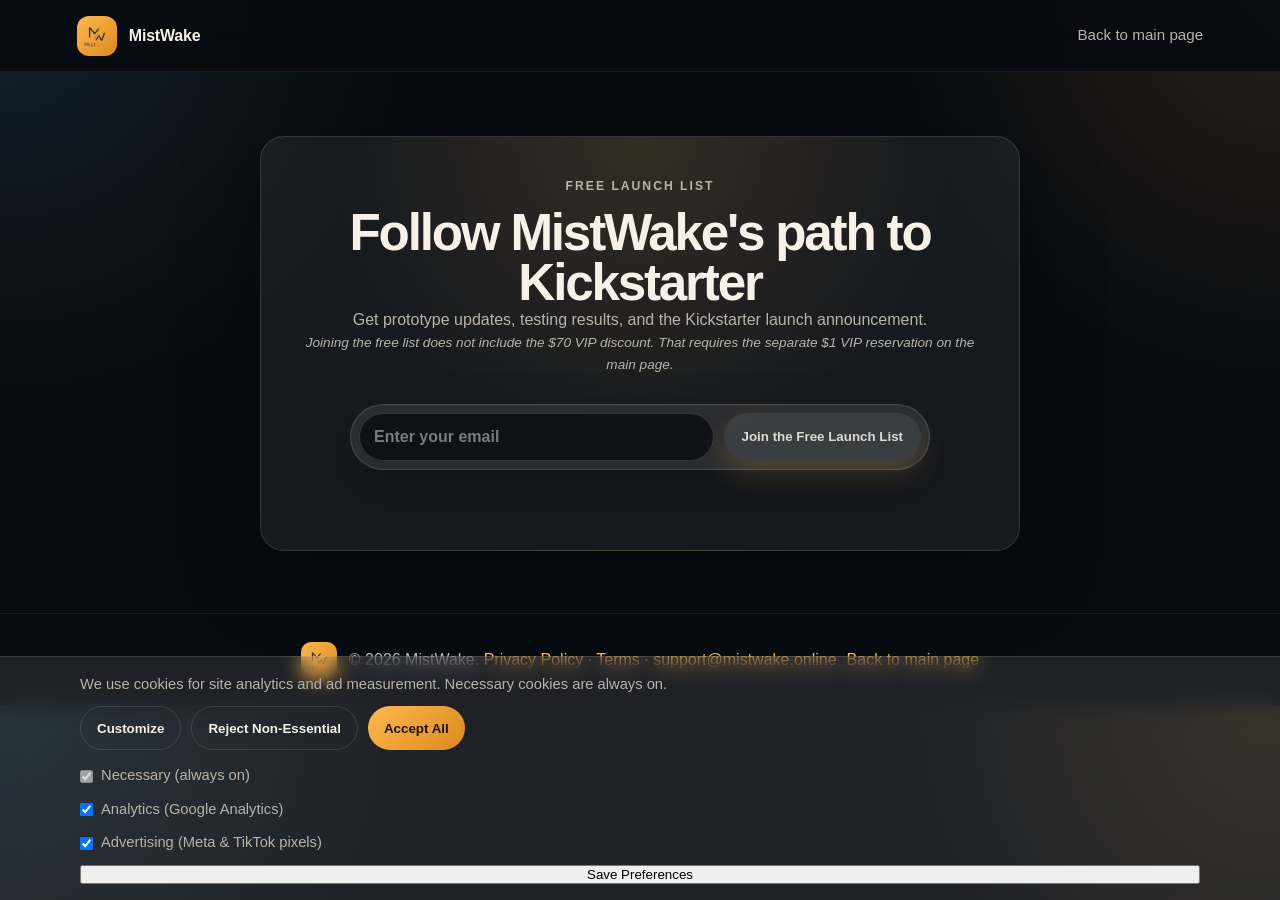
<file: launch-list/index.html>
<!DOCTYPE html>
<html lang="en">
<head>
  <meta charset="UTF-8" />
  <meta name="viewport" content="width=device-width, initial-scale=1.0" />
  <title>MistWake | Follow MistWake's Path to Kickstarter</title>
  <meta name="description" content="Get prototype updates, testing results, and the Kickstarter launch announcement for MistWake — a bedside alarm that begins with sound and can add an optional fine-mist cue." />
  <link rel="canonical" href="https://mistwake.online/launch-list/" />
  <link rel="icon" type="image/png" href="../assets/mistwake-logo.png.png" />
  <link rel="apple-touch-icon" href="../assets/mistwake-logo.png.png" />
  <link rel="stylesheet" href="../styles.css?v=53" />
  <link rel="stylesheet" href="../visual.css?v=53" />
  <link rel="stylesheet" href="../landing-fixes.css?v=53" />
</head>
<body>
  <header class="navbar">
    <a class="logo" href="../" aria-label="MistWake home">
      <img class="logo-img" src="../assets/mistwake-logo.png.png" alt="MistWake logo" />
      <span>MistWake</span>
    </a>
    <nav class="nav-links" aria-label="Primary navigation">
      <a href="../">Back to main page</a>
    </nav>
  </header>

  <main id="top">
    <section class="section signup-section" id="free-list-section" style="padding-top:64px;">
      <div class="signup-card">
        <p class="eyebrow">Free Launch List</p>
        <h2>Follow MistWake's path to Kickstarter</h2>
        <p>Get prototype updates, testing results, and the Kickstarter launch announcement.</p>
        <p class="qualifier-note">Joining the free list does not include the $70 VIP discount. That requires the separate $1 VIP reservation on the <a href="../#offer">main page</a>.</p>
        <form class="waitlist-form waitlist-inline-form" onsubmit="return handleWaitlistSubmit(event)">
          <input type="email" name="email" id="email" placeholder="Enter your email" required />
          <button type="submit">Join the Free Launch List</button>
        </form>
        <p id="form-message" aria-live="polite"></p>
      </div>
    </section>
  </main>

  <footer><div class="footer-brand"><img src="../assets/mistwake-logo.png.png" alt="MistWake logo" /><p>© 2026 MistWake. <a href="../privacy.html">Privacy Policy</a> · <a href="../terms.html">Terms</a> · <a href="mailto:support@mistwake.online">support@mistwake.online</a></p></div><a href="../">Back to main page</a></footer>
  <script src="../consent.js?v=53"></script>
  <script src="../script.js?v=53"></script>
</body>
</html>
</file>
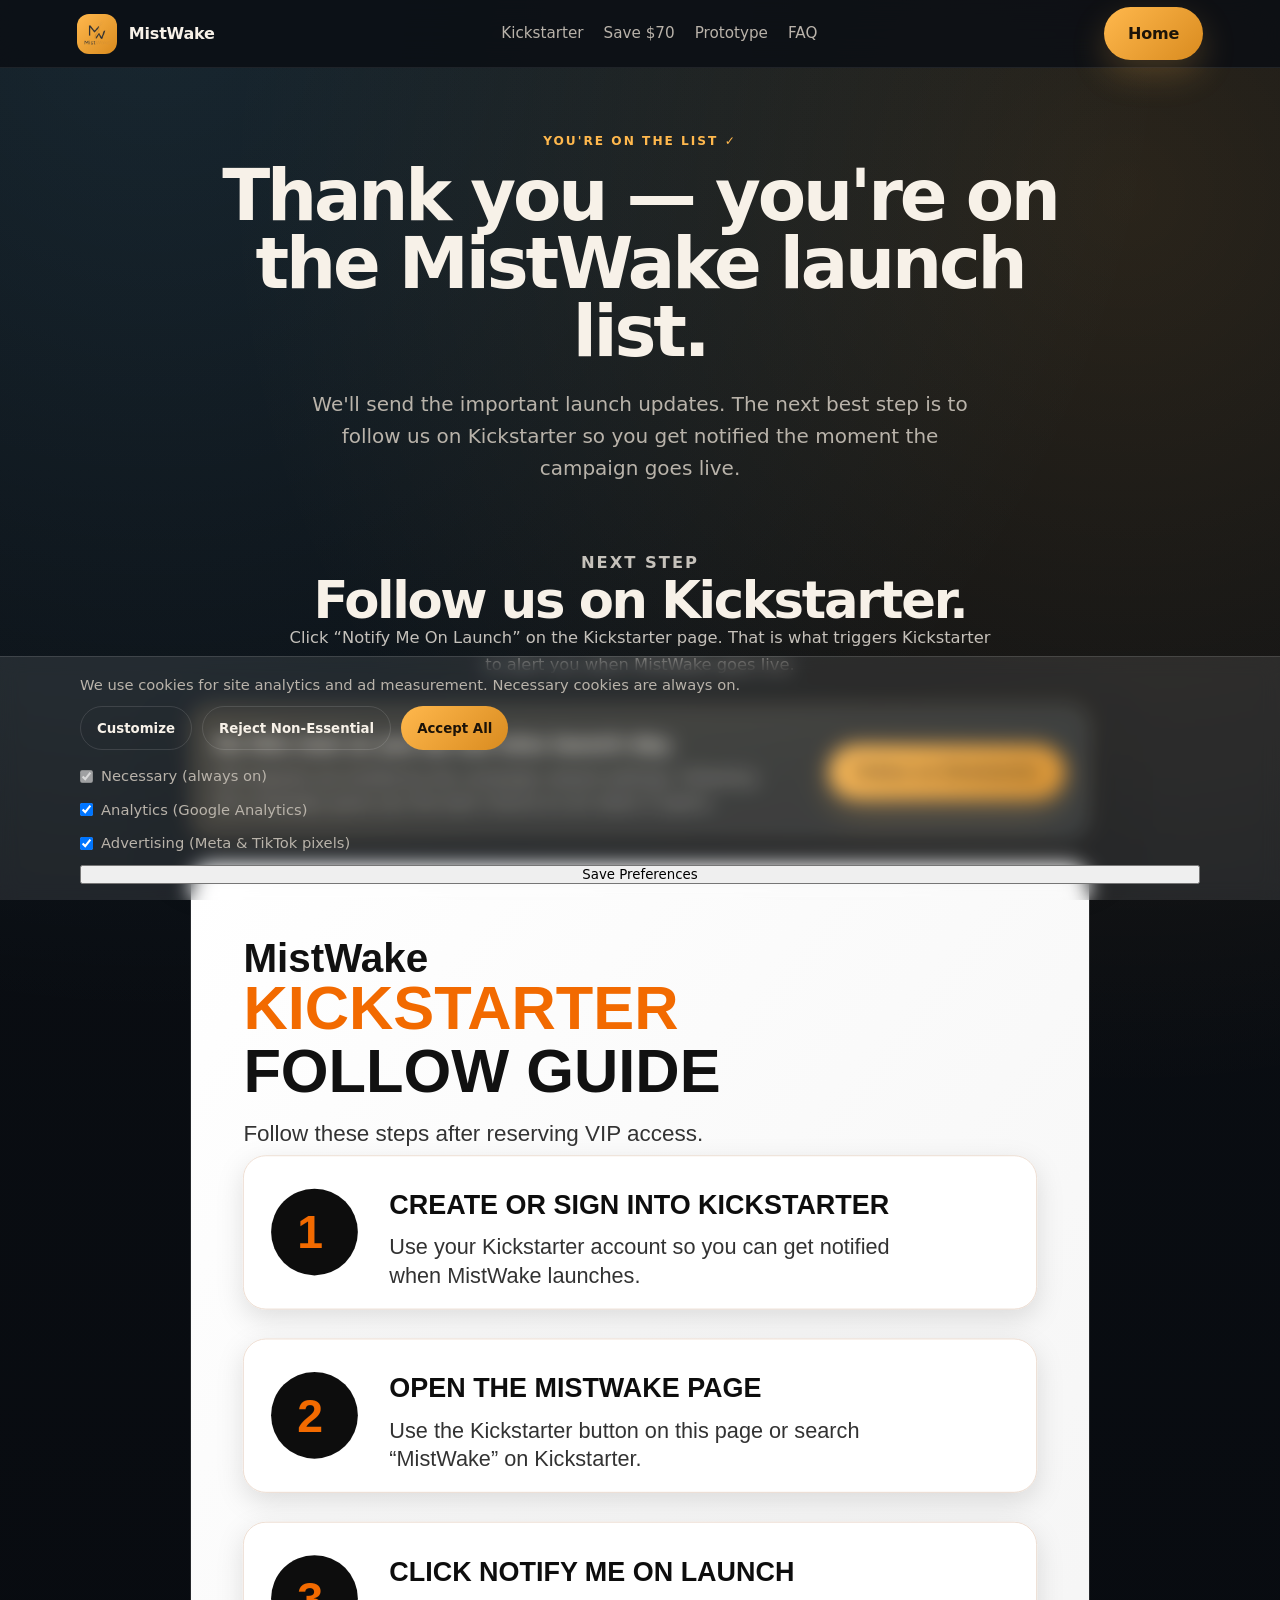
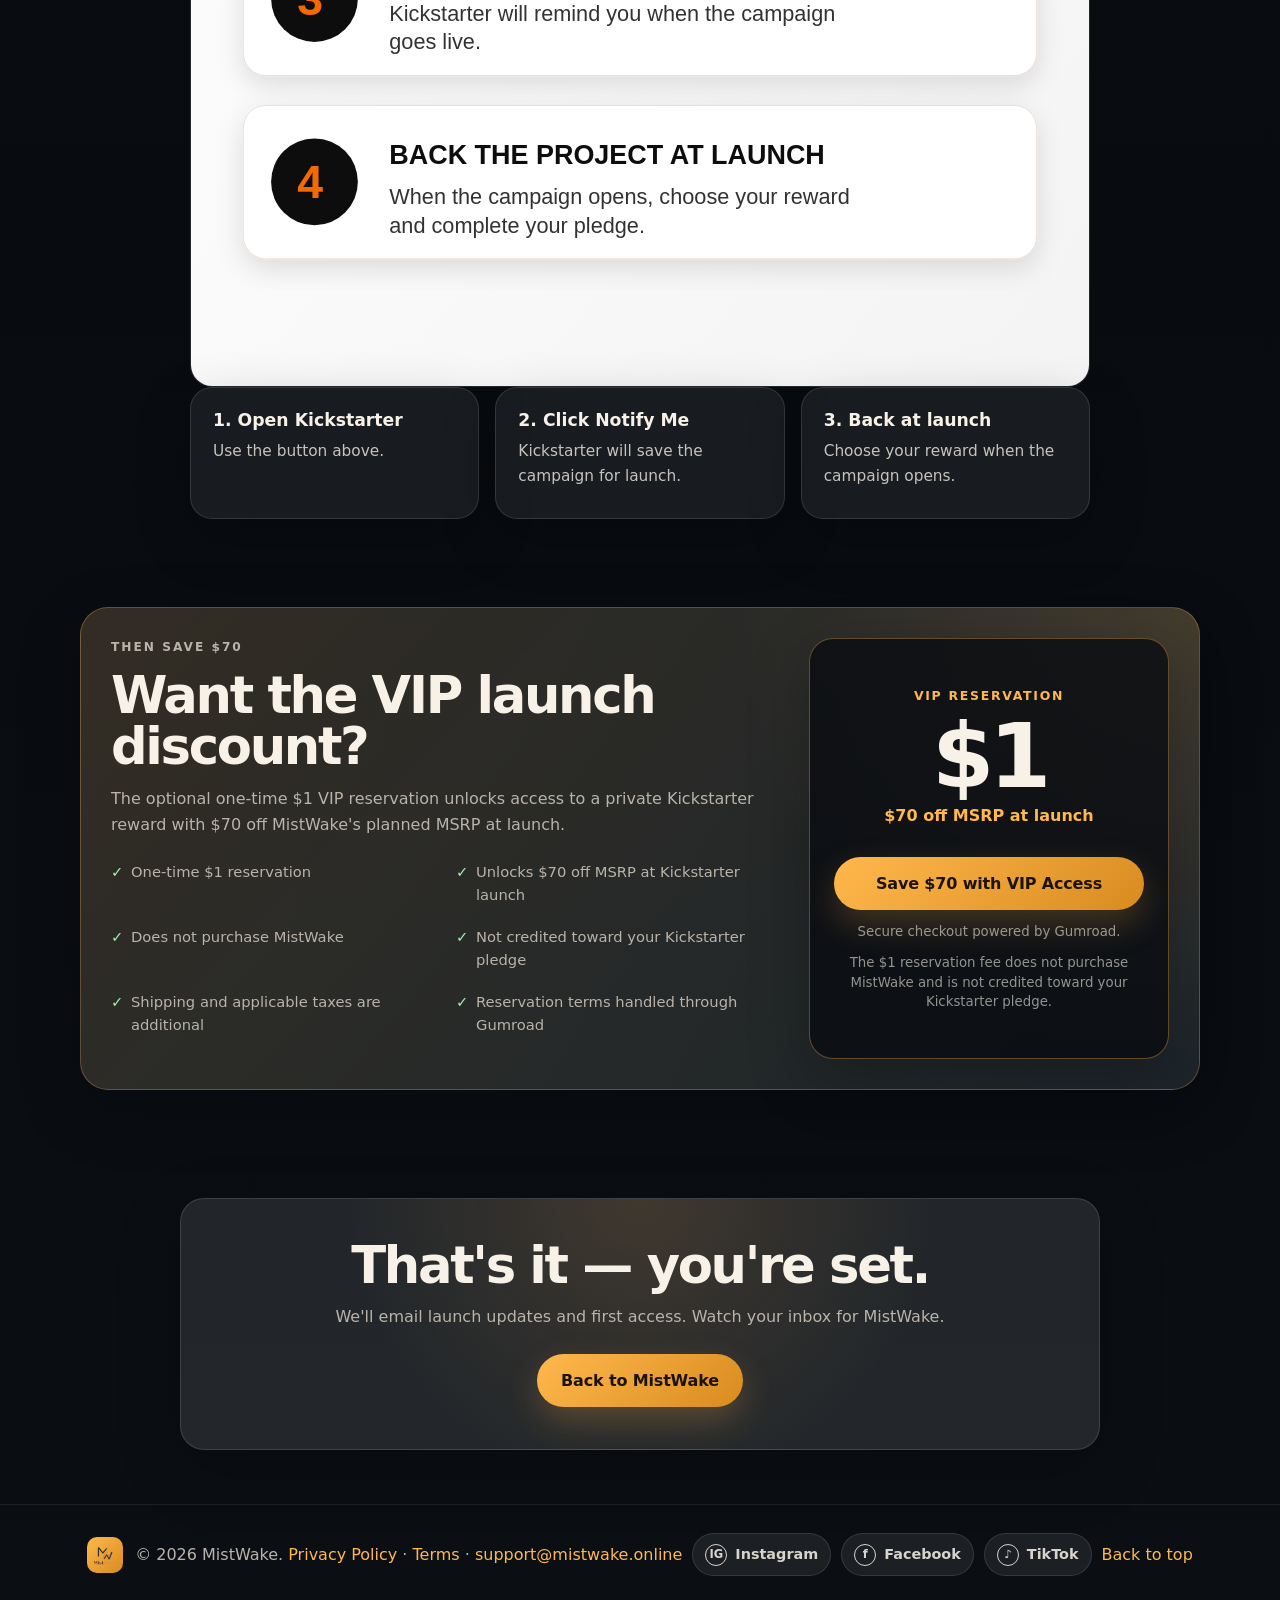
<file: thank-you/index.html>
<!DOCTYPE html>
<html lang="en">
<head>
  <meta charset="UTF-8" />
  <meta name="viewport" content="width=device-width, initial-scale=1.0" />
  <title>MistWake | Thank you</title>
  <meta name="description" content="Thank you for joining the MistWake launch list. Follow us on Kickstarter, then optionally save $70 with a $1 VIP reservation." />
  <meta name="robots" content="noindex" />
  <link rel="canonical" href="https://mistwake.online/thank-you/" />
  <meta property="og:title" content="MistWake | Thank you" />
  <meta property="og:description" content="You're on the MistWake launch list. Follow us on Kickstarter, then optionally save $70 at launch." />
  <meta property="og:image" content="https://mistwake.online/assets/real-prototype-handheld.webp" />
  <meta property="og:url" content="https://mistwake.online/thank-you/" />
  <meta property="og:type" content="website" />
  <link rel="icon" type="image/png" href="../assets/mistwake-logo.png.png" />
  <link rel="stylesheet" href="../styles.css?v=62" />
  <link rel="stylesheet" href="../visual.css?v=62" />
  <link rel="stylesheet" href="../landing-fixes.css?v=62" />
  <link rel="stylesheet" href="../refresh.css?v=62" />
  <link rel="stylesheet" href="../media-refresh.css?v=62" />
</head>
<body class="thank-you-page">
  <header class="navbar">
    <a class="logo" href="../" aria-label="MistWake home"><img class="logo-img" src="../assets/mistwake-logo.png.png" alt="MistWake logo" /><span>MistWake</span></a>
    <nav class="nav-links" aria-label="Primary navigation"><a href="#kickstarter">Kickstarter</a><a href="#reserve">Save $70</a><a href="../#prototype-video">Prototype</a><a href="../#faq">FAQ</a></nav>
    <a class="nav-cta" href="../">Home</a>
  </header>

  <main id="top">
    <section class="hero-section thank-hero" aria-label="Launch list confirmation">
      <div class="hero-shell hero-shell-text-only">
        <div class="hero-copy">
          <p class="eyebrow">You're on the list ✓</p>
          <h1>Thank you — you're on the MistWake launch list.</h1>
          <p class="hero-subtitle">We'll send the important launch updates. The next best step is to follow us on Kickstarter so you get notified the moment the campaign goes live.</p>
        </div>
      </div>
    </section>

    <section class="section kickstarter-thank-section" id="kickstarter">
      <div class="section-header centered">
        <p class="eyebrow">Next step</p>
        <h2>Follow us on Kickstarter.</h2>
        <p>Click “Notify Me On Launch” on the Kickstarter page. That is what triggers Kickstarter to alert you when MistWake goes live.</p>
      </div>
      <div class="kickstarter-card">
        <div>
          <strong>Do this now so you do not miss launch day.</strong>
          <p>VIP rewards are limited by the campaign reward settings. Following the campaign gives you the best chance to act when it opens.</p>
        </div>
        <a class="primary-btn kickstarter-follow-link" href="https://www.kickstarter.com/projects/mistwake/mistwake-a-sound-mist-alarm-clock" target="_blank" rel="noopener">Follow on Kickstarter</a>
      </div>
      <div class="thank-kickstarter-guide"><img src="../assets/kickstarter-follow-guide.svg?v=62" alt="Guide showing how to follow MistWake on Kickstarter" loading="lazy" /></div>
      <div class="thank-step-grid">
        <article class="human-mini-card"><strong>1. Open Kickstarter</strong><span>Use the button above.</span></article>
        <article class="human-mini-card"><strong>2. Click Notify Me</strong><span>Kickstarter will save the campaign for launch.</span></article>
        <article class="human-mini-card"><strong>3. Back at launch</strong><span>Choose your reward when the campaign opens.</span></article>
      </div>
    </section>

    <section class="section offer-section thank-offer-section" id="reserve">
      <div class="offer-card">
        <div class="offer-copy">
          <p class="eyebrow">Then save $70</p>
          <h2>Want the VIP launch discount?</h2>
          <p>The optional one-time $1 VIP reservation unlocks access to a private Kickstarter reward with $70 off MistWake's planned MSRP at launch.</p>
          <ul class="offer-detail-list">
            <li>One-time $1 reservation</li>
            <li>Unlocks $70 off MSRP at Kickstarter launch</li>
            <li>Does not purchase MistWake</li>
            <li>Not credited toward your Kickstarter pledge</li>
            <li>Shipping and applicable taxes are additional</li>
            <li>Reservation terms handled through Gumroad</li>
          </ul>
        </div>
        <div class="offer-box">
          <span class="offer-kicker">VIP Reservation</span>
          <strong>$1</strong>
          <p>$70 off MSRP at launch</p>
          <a class="primary-btn reserve-link" href="https://mistwake.gumroad.com/l/fhbea" target="_blank" rel="noopener">Save $70 with VIP Access</a>
          <small>Secure checkout powered by Gumroad.</small>
          <small>The $1 reservation fee does not purchase MistWake and is not credited toward your Kickstarter pledge.</small>
        </div>
      </div>
    </section>

    <section class="section final-cta-section">
      <div class="final-cta-card">
        <h2>That's it — you're set.</h2>
        <p>We'll email launch updates and first access. Watch your inbox for MistWake.</p>
        <a class="primary-btn" href="../">Back to MistWake</a>
      </div>
    </section>
  </main>

  <footer><div class="footer-brand"><img src="../assets/mistwake-logo.png.png" alt="MistWake logo" loading="lazy" /><p>© 2026 MistWake. <a href="../privacy.html">Privacy Policy</a> · <a href="../terms.html">Terms</a> · <a href="mailto:support@mistwake.online">support@mistwake.online</a></p></div><a href="#top">Back to top</a></footer>
  <script src="../consent.js?v=62"></script>
  <script src="../script.js?v=62"></script>
  <script src="../social-links.js?v=62"></script>
</body>
</html>
</file>
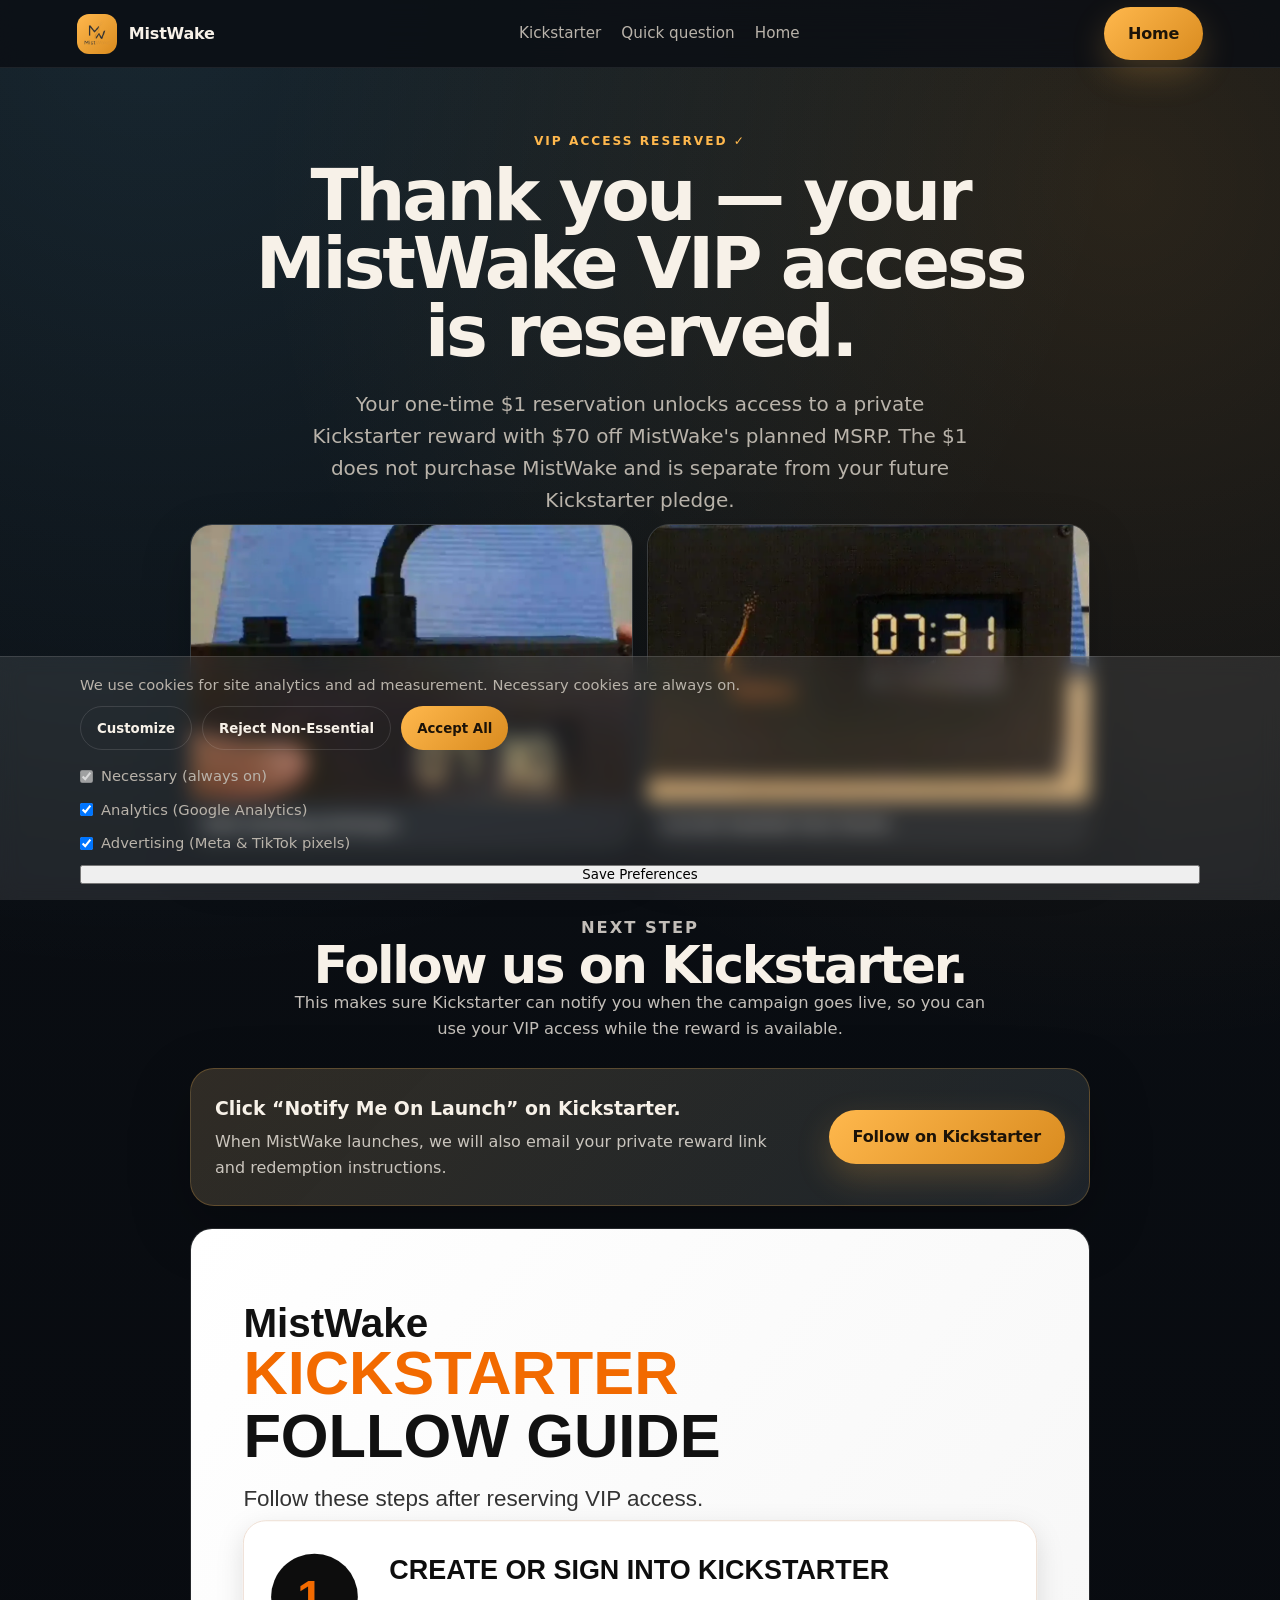
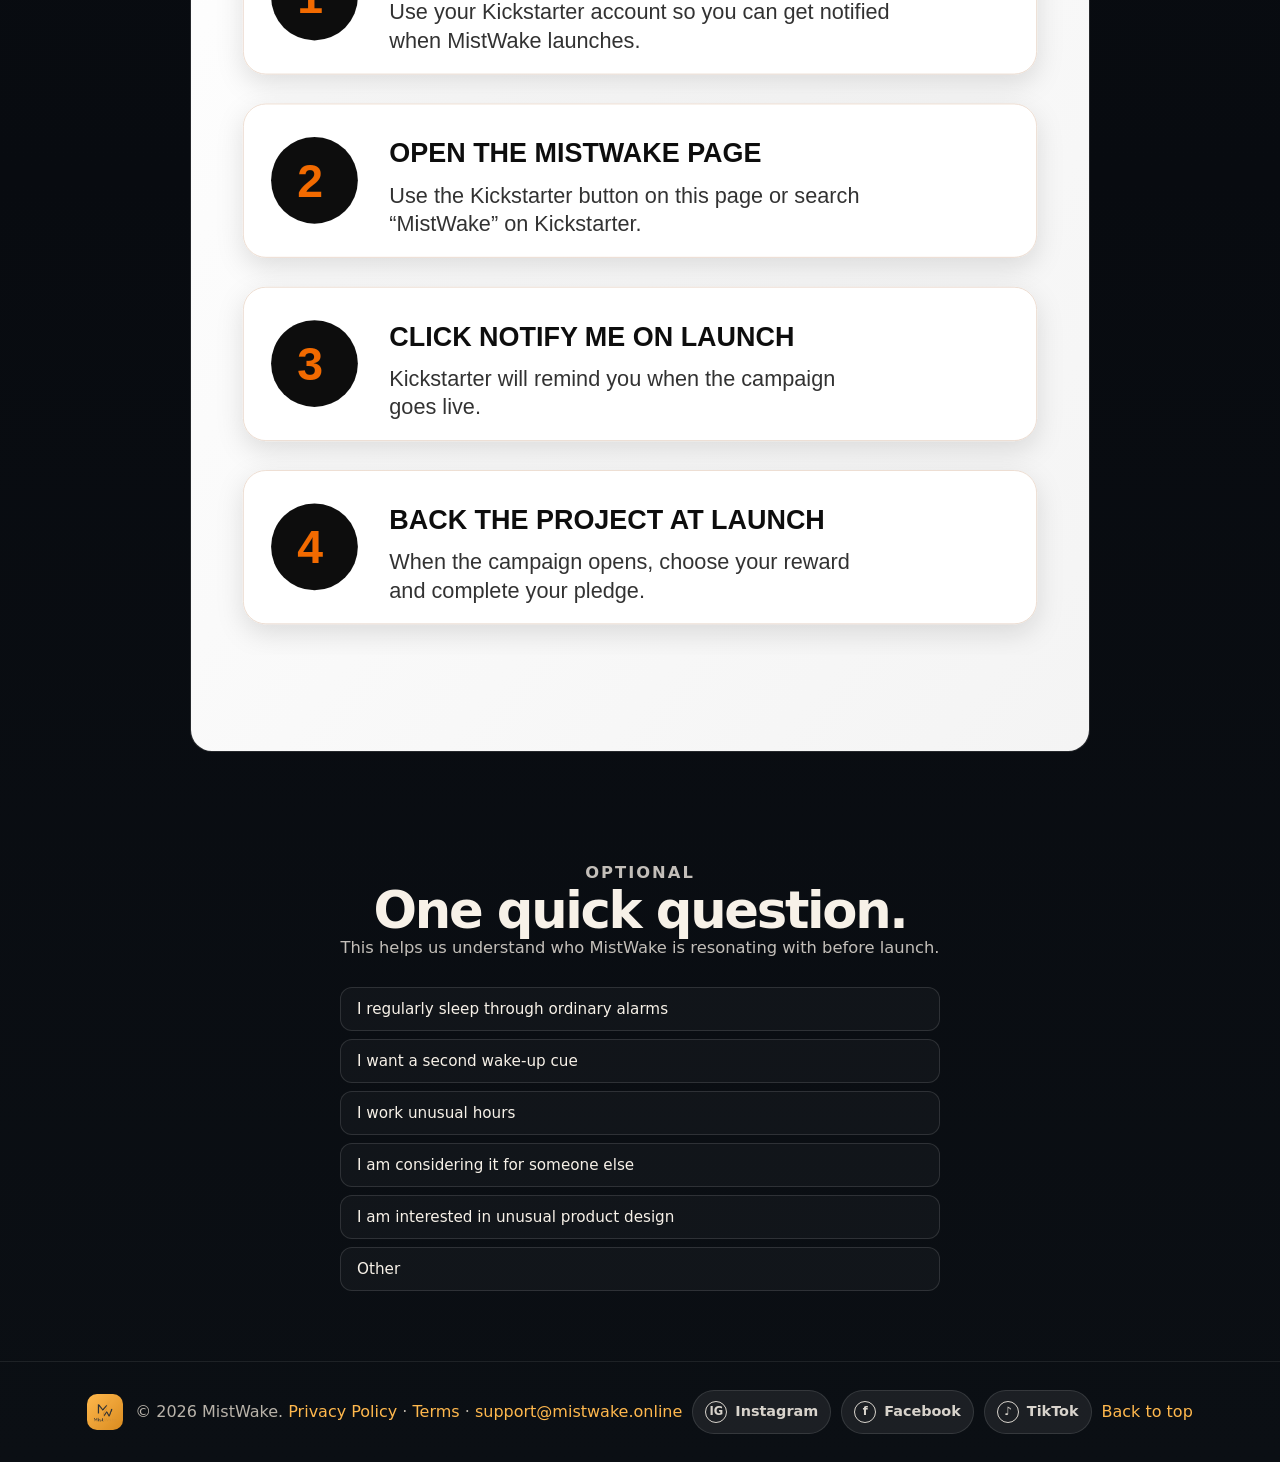
<file: vip-confirmed/index.html>
<!DOCTYPE html>
<html lang="en">
<head>
  <meta charset="UTF-8" />
  <meta name="viewport" content="width=device-width, initial-scale=1.0" />
  <title>MistWake | VIP Access Reserved</title>
  <meta name="robots" content="noindex, nofollow" />
  <link rel="icon" type="image/png" href="../assets/mistwake-logo.png.png" />
  <link rel="stylesheet" href="../styles.css?v=55" />
  <link rel="stylesheet" href="../visual.css?v=55" />
  <link rel="stylesheet" href="../landing-fixes.css?v=55" />
  <link rel="stylesheet" href="../refresh.css?v=55" />
  <link rel="stylesheet" href="../media-refresh.css?v=55" />
</head>
<body class="thank-you-page">
  <header class="navbar">
    <a class="logo" href="../" aria-label="MistWake home"><img class="logo-img" src="../assets/mistwake-logo.png.png" alt="MistWake logo" /><span>MistWake</span></a>
    <nav class="nav-links" aria-label="Primary navigation"><a href="#kickstarter">Kickstarter</a><a href="#survey">Quick question</a><a href="../">Home</a></nav>
    <a class="nav-cta" href="../">Home</a>
  </header>

  <main id="top">
    <section class="hero-section thank-hero" aria-label="VIP reservation confirmation">
      <div class="hero-shell hero-shell-text-only">
        <div class="hero-copy">
          <p class="eyebrow">VIP access reserved ✓</p>
          <h1>Thank you — your MistWake VIP access is reserved.</h1>
          <p class="hero-subtitle">Your one-time $1 reservation unlocks access to a private Kickstarter reward with $70 off MistWake's planned MSRP. The $1 does not purchase MistWake and is separate from your future Kickstarter pledge.</p>
        </div>
      </div>
      <div class="thank-visual-proof" aria-label="MistWake prototype photos">
        <figure><img src="../assets/real-prototype-handheld.webp" alt="MistWake working prototype handheld photo" loading="lazy" /><figcaption>Real working prototype.</figcaption></figure>
        <figure><img src="../assets/real-prototype-logo-detail.webp" alt="MistWake working prototype on bedside surface" loading="lazy" /><figcaption>Current bedside form factor.</figcaption></figure>
      </div>
    </section>

    <section class="section kickstarter-thank-section" id="kickstarter">
      <div class="section-header centered">
        <p class="eyebrow">Next step</p>
        <h2>Follow us on Kickstarter.</h2>
        <p>This makes sure Kickstarter can notify you when the campaign goes live, so you can use your VIP access while the reward is available.</p>
      </div>
      <div class="kickstarter-card">
        <div>
          <strong>Click “Notify Me On Launch” on Kickstarter.</strong>
          <p>When MistWake launches, we will also email your private reward link and redemption instructions.</p>
        </div>
        <a class="primary-btn kickstarter-follow-link" href="https://www.kickstarter.com/projects/mistwake/mistwake-a-sound-mist-alarm-clock" target="_blank" rel="noopener">Follow on Kickstarter</a>
      </div>
      <div class="thank-kickstarter-guide"><img src="../assets/kickstarter-follow-guide.svg?v=55" alt="Guide showing how to follow MistWake on Kickstarter" loading="lazy" /></div>
    </section>

    <section class="section" id="survey">
      <div class="section-header centered">
        <p class="eyebrow">Optional</p>
        <h2>One quick question.</h2>
        <p>This helps us understand who MistWake is resonating with before launch.</p>
      </div>
      <div class="founder-card" style="display:block;max-width:600px;">
        <div id="vip-survey" class="offer-detail-list" style="display:flex;flex-direction:column;gap:8px;list-style:none;">
          <button type="button" class="survey-option" data-value="heavy_sleeper">I regularly sleep through ordinary alarms</button>
          <button type="button" class="survey-option" data-value="second_cue">I want a second wake-up cue</button>
          <button type="button" class="survey-option" data-value="unusual_hours">I work unusual hours</button>
          <button type="button" class="survey-option" data-value="for_someone_else">I am considering it for someone else</button>
          <button type="button" class="survey-option" data-value="product_design">I am interested in unusual product design</button>
          <button type="button" class="survey-option" data-value="other">Other</button>
        </div>
        <p id="vip-survey-thanks" style="display:none;text-align:center;margin-top:10px;">Thanks — that helps.</p>
      </div>
    </section>
  </main>

  <footer><div class="footer-brand"><img src="../assets/mistwake-logo.png.png" alt="MistWake logo" loading="lazy" /><p>© 2026 MistWake. <a href="../privacy.html">Privacy Policy</a> · <a href="../terms.html">Terms</a> · <a href="mailto:support@mistwake.online">support@mistwake.online</a></p></div><a href="#top">Back to top</a></footer>
  <script src="../consent.js?v=55"></script>
  <script src="../script.js?v=55"></script>
  <script>
    function mwGetEventId() {
      var p = new URLSearchParams(location.search);
      return p.get('session_id') || ('mw_' + Date.now() + '_' + Math.random().toString(36).slice(2));
    }
    function mwFirePurchase(consent) {
      var eventId = mwGetEventId();
      if (consent && consent.analytics && typeof gtag === 'function') {
        gtag('event', 'purchase', { currency: 'USD', value: 1.00, transaction_id: eventId });
      }
      if (consent && consent.advertising) {
        if (typeof fbq === 'function') fbq('track', 'Purchase', { value: 1.00, currency: 'USD', content_name: 'MistWake VIP Reservation', content_type: 'product' }, { eventID: eventId });
        if (window.ttq && typeof ttq.track === 'function') ttq.track('Purchase', { value: 1.00, currency: 'USD' });
      }
    }
    document.addEventListener('DOMContentLoaded', function () {
      var c = window.mistwakeConsent && window.mistwakeConsent.get ? window.mistwakeConsent.get() : null;
      if (c) setTimeout(function () { mwFirePurchase(c); }, 400);
      document.querySelectorAll('.survey-option').forEach(function (btn) {
        btn.addEventListener('click', function () {
          if (typeof gtag === 'function') gtag('event', 'vip_survey_response', { response: btn.dataset.value });
          document.getElementById('vip-survey').style.display = 'none';
          document.getElementById('vip-survey-thanks').style.display = 'block';
        });
      });
    });
  </script>
  <script src="../social-links.js?v=55"></script>
</body>
</html>
</file>
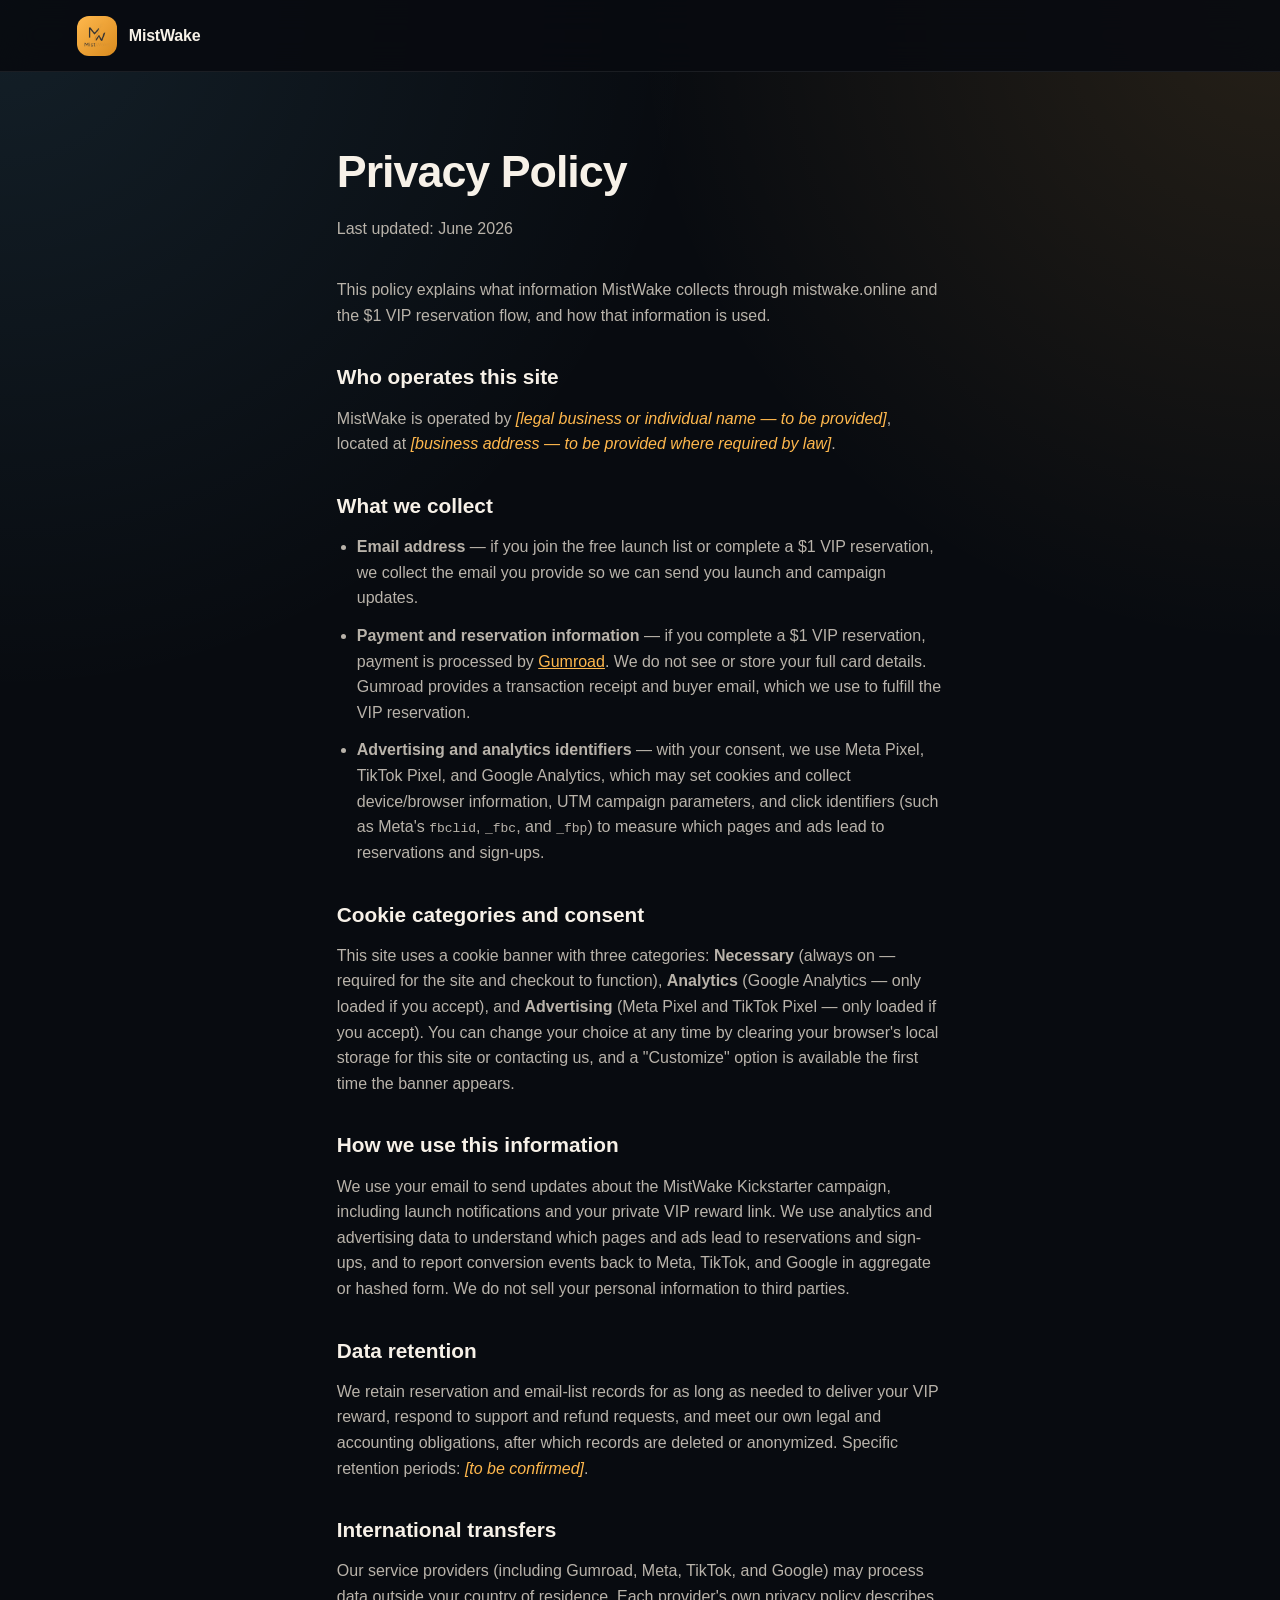
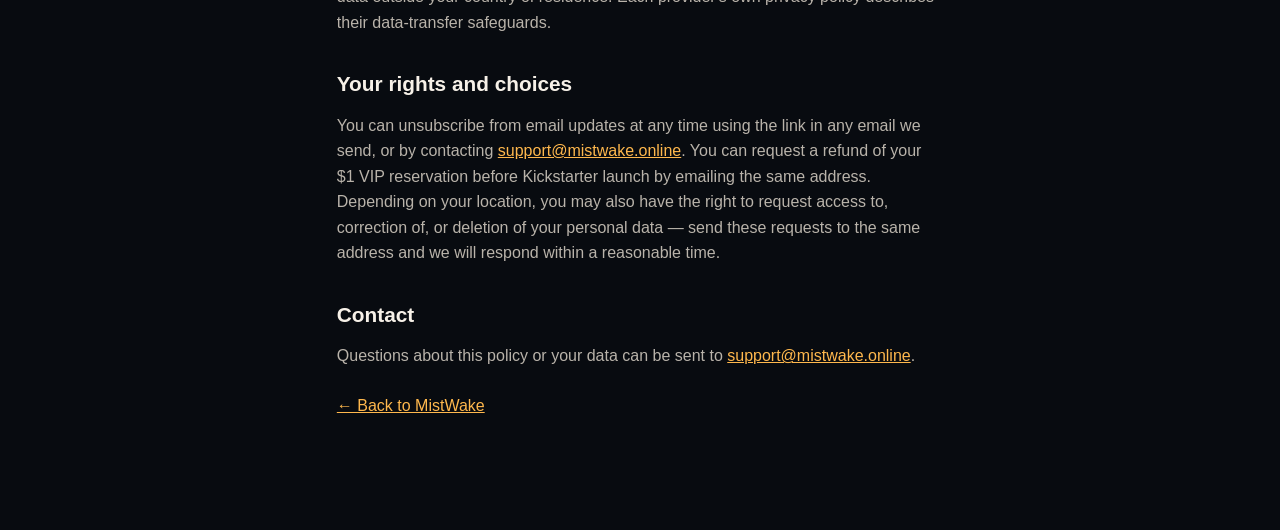
<file: privacy.html>
<!DOCTYPE html>
<html lang="en">
<head>
  <meta charset="UTF-8" />
  <meta name="viewport" content="width=device-width, initial-scale=1.0" />
  <title>Privacy Policy | MistWake</title>
  <meta name="robots" content="noindex, follow" />
  <link rel="icon" type="image/png" href="assets/mistwake-logo.png.png" />
  <link rel="stylesheet" href="styles.css?v=53" />
  <style>
    .legal-wrap { width: min(100%, 760px); margin: 0 auto; padding: 64px 6% 100px; }
    .legal-wrap h1 { font-size: clamp(2rem, 5vw, 2.8rem); letter-spacing: -1px; margin-bottom: 8px; }
    .legal-wrap .updated { color: var(--muted); margin-bottom: 36px; }
    .legal-wrap h2 { font-size: 1.3rem; margin: 32px 0 12px; }
    .legal-wrap p, .legal-wrap li { color: var(--muted); margin-bottom: 12px; }
    .legal-wrap ul { padding-left: 20px; margin-bottom: 12px; }
    .legal-wrap a { color: var(--amber); text-decoration: underline; }
    .legal-placeholder { color: var(--amber); font-style: italic; }
  </style>
</head>
<body>
  <header class="navbar">
    <a class="logo" href="/" aria-label="MistWake home">
      <img class="logo-img" src="assets/mistwake-logo.png.png" alt="MistWake logo" />
      <span>MistWake</span>
    </a>
  </header>

  <main class="legal-wrap">
    <h1>Privacy Policy</h1>
    <p class="updated">Last updated: June 2026</p>

    <p>This policy explains what information MistWake collects through mistwake.online and the $1 VIP reservation flow, and how that information is used.</p>

    <h2>Who operates this site</h2>
    <p>MistWake is operated by <span class="legal-placeholder">[legal business or individual name — to be provided]</span>, located at <span class="legal-placeholder">[business address — to be provided where required by law]</span>.</p>

    <h2>What we collect</h2>
    <ul>
      <li><strong>Email address</strong> — if you join the free launch list or complete a $1 VIP reservation, we collect the email you provide so we can send you launch and campaign updates.</li>
      <li><strong>Payment and reservation information</strong> — if you complete a $1 VIP reservation, payment is processed by <a href="https://gumroad.com/privacy" target="_blank" rel="noopener">Gumroad</a>. We do not see or store your full card details. Gumroad provides a transaction receipt and buyer email, which we use to fulfill the VIP reservation.</li>
      <li><strong>Advertising and analytics identifiers</strong> — with your consent, we use Meta Pixel, TikTok Pixel, and Google Analytics, which may set cookies and collect device/browser information, UTM campaign parameters, and click identifiers (such as Meta's <code>fbclid</code>, <code>_fbc</code>, and <code>_fbp</code>) to measure which pages and ads lead to reservations and sign-ups.</li>
    </ul>

    <h2>Cookie categories and consent</h2>
    <p>This site uses a cookie banner with three categories: <strong>Necessary</strong> (always on — required for the site and checkout to function), <strong>Analytics</strong> (Google Analytics — only loaded if you accept), and <strong>Advertising</strong> (Meta Pixel and TikTok Pixel — only loaded if you accept). You can change your choice at any time by clearing your browser's local storage for this site or contacting us, and a "Customize" option is available the first time the banner appears.</p>

    <h2>How we use this information</h2>
    <p>We use your email to send updates about the MistWake Kickstarter campaign, including launch notifications and your private VIP reward link. We use analytics and advertising data to understand which pages and ads lead to reservations and sign-ups, and to report conversion events back to Meta, TikTok, and Google in aggregate or hashed form. We do not sell your personal information to third parties.</p>

    <h2>Data retention</h2>
    <p>We retain reservation and email-list records for as long as needed to deliver your VIP reward, respond to support and refund requests, and meet our own legal and accounting obligations, after which records are deleted or anonymized. Specific retention periods: <span class="legal-placeholder">[to be confirmed]</span>.</p>

    <h2>International transfers</h2>
    <p>Our service providers (including Gumroad, Meta, TikTok, and Google) may process data outside your country of residence. Each provider's own privacy policy describes their data-transfer safeguards.</p>

    <h2>Your rights and choices</h2>
    <p>You can unsubscribe from email updates at any time using the link in any email we send, or by contacting <a href="mailto:support@mistwake.online">support@mistwake.online</a>. You can request a refund of your $1 VIP reservation before Kickstarter launch by emailing the same address. Depending on your location, you may also have the right to request access to, correction of, or deletion of your personal data — send these requests to the same address and we will respond within a reasonable time.</p>

    <h2>Contact</h2>
    <p>Questions about this policy or your data can be sent to <a href="mailto:support@mistwake.online">support@mistwake.online</a>.</p>

    <p style="margin-top:24px;"><a href="/">← Back to MistWake</a></p>
  </main>
</body>
</html>
</file>
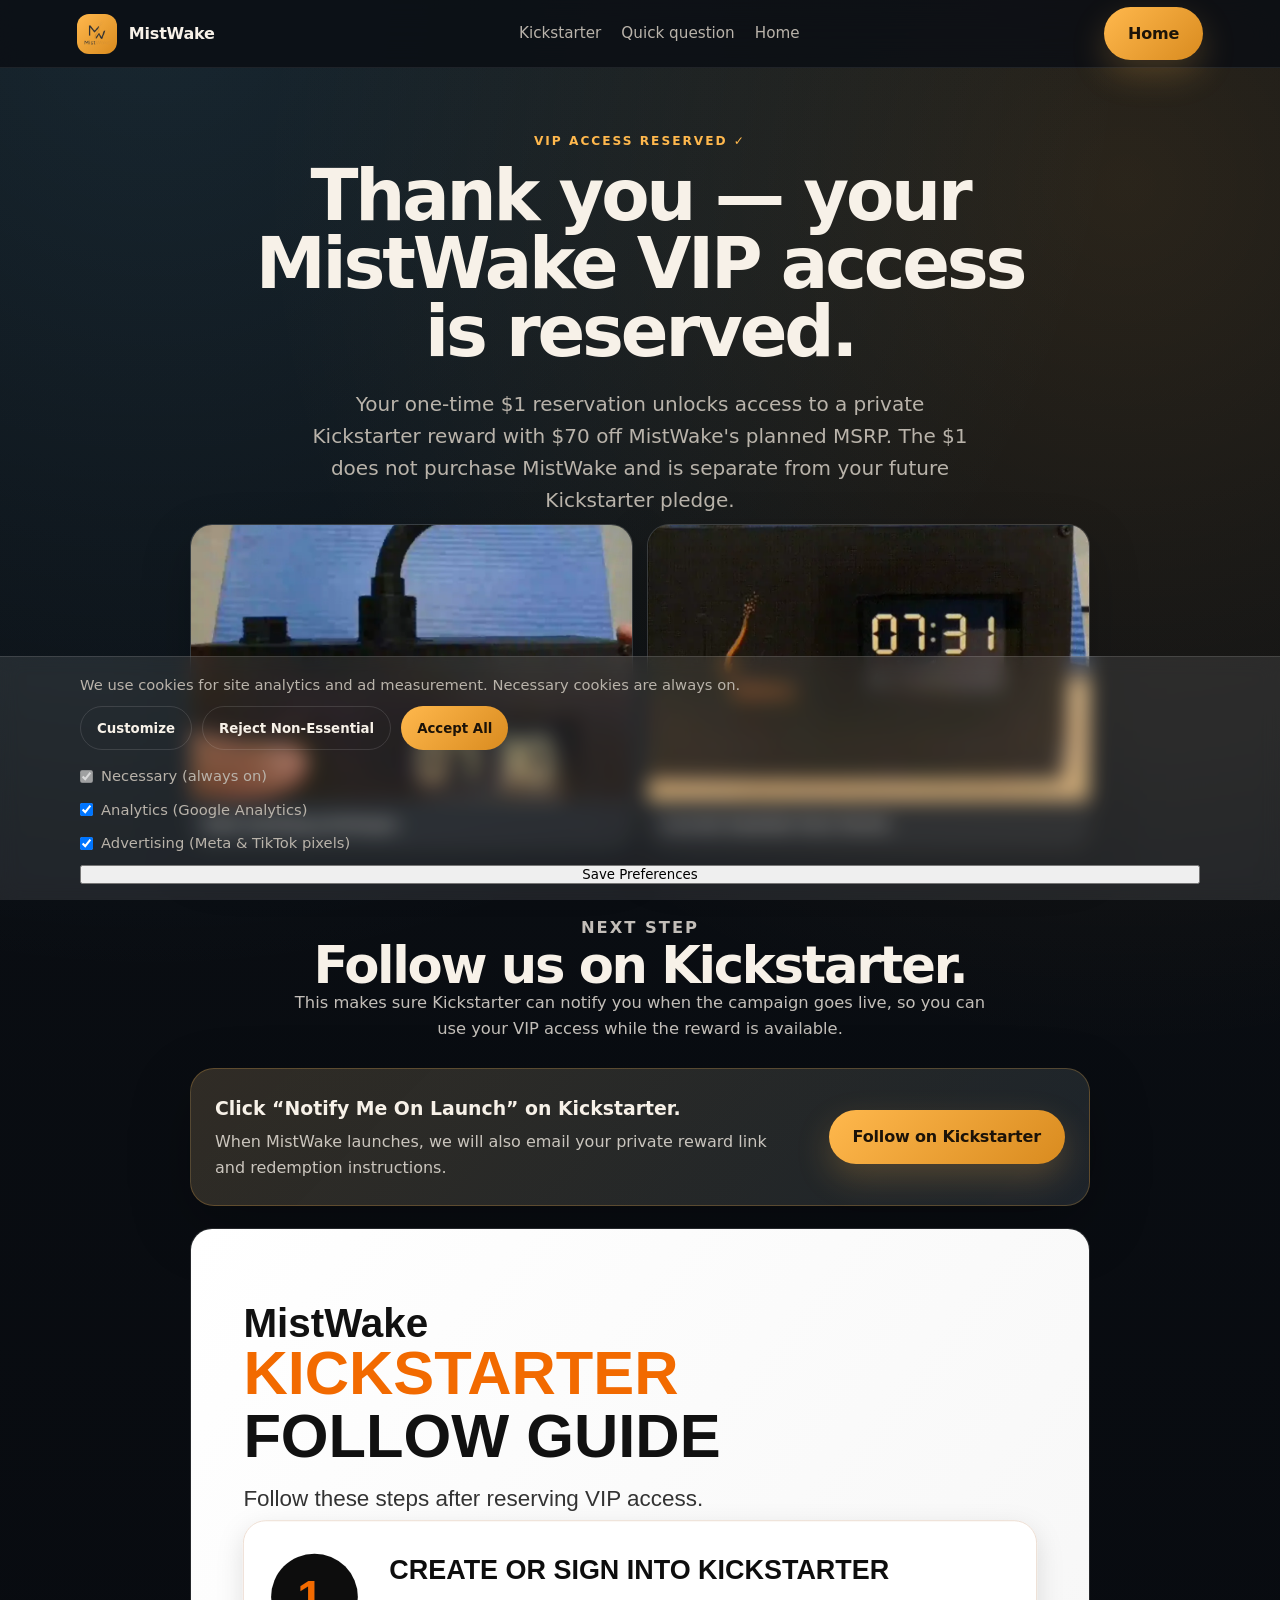
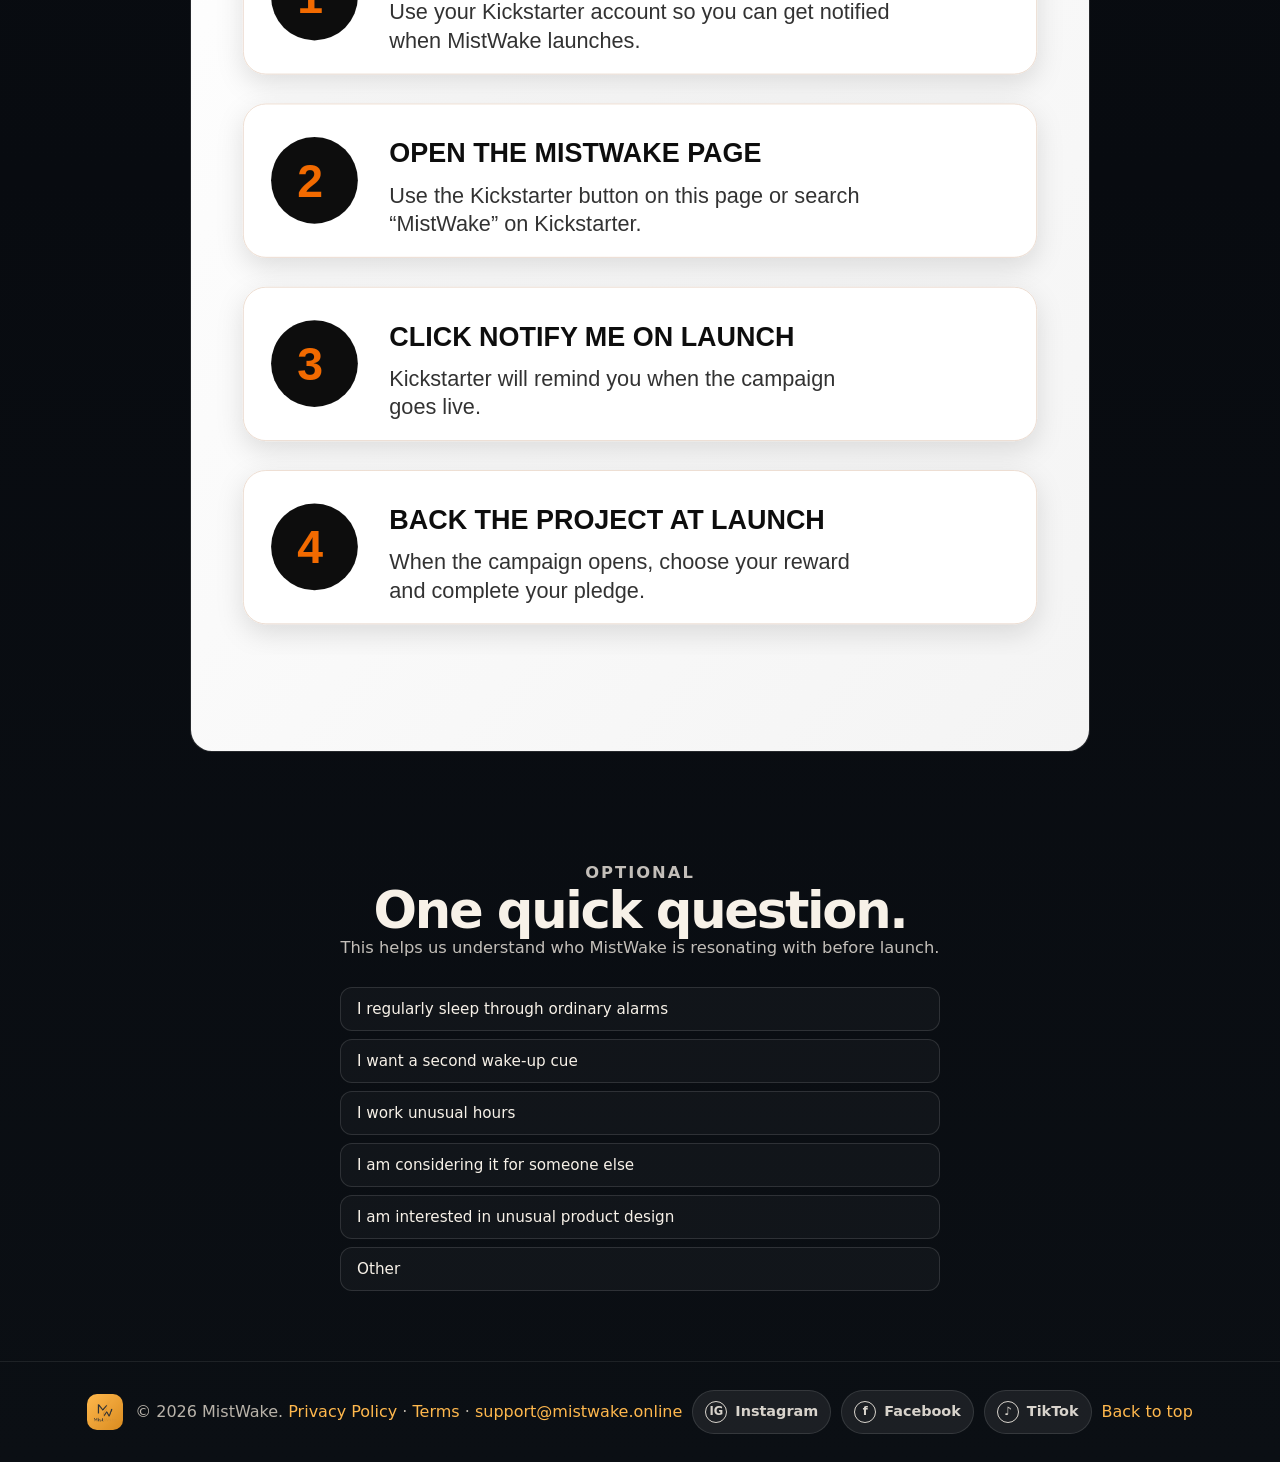
<file: success.html>
<!DOCTYPE html>
<html lang="en">
<head>
  <meta charset="UTF-8" />
  <meta name="viewport" content="width=device-width, initial-scale=1.0" />
  <title>MistWake | VIP Access Reserved</title>
  <meta name="robots" content="noindex, nofollow" />
  <link rel="icon" type="image/png" href="assets/mistwake-logo.png.png" />
  <link rel="stylesheet" href="styles.css?v=55" />
  <link rel="stylesheet" href="visual.css?v=55" />
  <link rel="stylesheet" href="landing-fixes.css?v=55" />
  <link rel="stylesheet" href="refresh.css?v=55" />
  <link rel="stylesheet" href="media-refresh.css?v=55" />
</head>
<body class="thank-you-page">
  <header class="navbar">
    <a class="logo" href="/" aria-label="MistWake home"><img class="logo-img" src="assets/mistwake-logo.png.png" alt="MistWake logo" /><span>MistWake</span></a>
    <nav class="nav-links" aria-label="Primary navigation"><a href="#kickstarter">Kickstarter</a><a href="#survey">Quick question</a><a href="/">Home</a></nav>
    <a class="nav-cta" href="/">Home</a>
  </header>

  <main id="top">
    <section class="hero-section thank-hero" aria-label="VIP reservation confirmation">
      <div class="hero-shell hero-shell-text-only">
        <div class="hero-copy">
          <p class="eyebrow">VIP access reserved ✓</p>
          <h1>Thank you — your MistWake VIP access is reserved.</h1>
          <p class="hero-subtitle">Your one-time $1 reservation unlocks access to a private Kickstarter reward with $70 off MistWake's planned MSRP. The $1 does not purchase MistWake and is separate from your future Kickstarter pledge.</p>
        </div>
      </div>
      <div class="thank-visual-proof" aria-label="MistWake prototype photos">
        <figure><img src="assets/real-prototype-handheld.webp" alt="MistWake working prototype handheld photo" loading="lazy" /><figcaption>Real working prototype.</figcaption></figure>
        <figure><img src="assets/real-prototype-logo-detail.webp" alt="MistWake working prototype on bedside surface" loading="lazy" /><figcaption>Current bedside form factor.</figcaption></figure>
      </div>
    </section>

    <section class="section kickstarter-thank-section" id="kickstarter">
      <div class="section-header centered">
        <p class="eyebrow">Next step</p>
        <h2>Follow us on Kickstarter.</h2>
        <p>This makes sure Kickstarter can notify you when the campaign goes live, so you can use your VIP access while the reward is available.</p>
      </div>
      <div class="kickstarter-card">
        <div>
          <strong>Click “Notify Me On Launch” on Kickstarter.</strong>
          <p>When MistWake launches, we will also email your private reward link and redemption instructions.</p>
        </div>
        <a class="primary-btn kickstarter-follow-link" href="https://www.kickstarter.com/projects/mistwake/mistwake-a-sound-mist-alarm-clock" target="_blank" rel="noopener">Follow on Kickstarter</a>
      </div>
      <div class="thank-kickstarter-guide"><img src="assets/kickstarter-follow-guide.svg?v=55" alt="Guide showing how to follow MistWake on Kickstarter" loading="lazy" /></div>
    </section>

    <section class="section" id="survey">
      <div class="section-header centered">
        <p class="eyebrow">Optional</p>
        <h2>One quick question.</h2>
        <p>This helps us understand who MistWake is resonating with before launch.</p>
      </div>
      <div class="founder-card" style="display:block;max-width:600px;">
        <div id="vip-survey" class="offer-detail-list" style="display:flex;flex-direction:column;gap:8px;list-style:none;">
          <button type="button" class="survey-option" data-value="heavy_sleeper">I regularly sleep through ordinary alarms</button>
          <button type="button" class="survey-option" data-value="second_cue">I want a second wake-up cue</button>
          <button type="button" class="survey-option" data-value="unusual_hours">I work unusual hours</button>
          <button type="button" class="survey-option" data-value="for_someone_else">I am considering it for someone else</button>
          <button type="button" class="survey-option" data-value="product_design">I am interested in unusual product design</button>
          <button type="button" class="survey-option" data-value="other">Other</button>
        </div>
        <p id="vip-survey-thanks" style="display:none;text-align:center;margin-top:10px;">Thanks — that helps.</p>
      </div>
    </section>
  </main>

  <footer><div class="footer-brand"><img src="assets/mistwake-logo.png.png" alt="MistWake logo" loading="lazy" /><p>© 2026 MistWake. <a href="privacy.html">Privacy Policy</a> · <a href="terms.html">Terms</a> · <a href="mailto:support@mistwake.online">support@mistwake.online</a></p></div><a href="#top">Back to top</a></footer>
  <script src="consent.js?v=55"></script>
  <script src="script.js?v=55"></script>
  <script>
    function mwGetEventId() {
      var p = new URLSearchParams(location.search);
      return p.get('session_id') || ('mw_' + Date.now() + '_' + Math.random().toString(36).slice(2));
    }
    function mwFirePurchase(consent) {
      var eventId = mwGetEventId();
      if (consent && consent.analytics && typeof gtag === 'function') {
        gtag('event', 'purchase', { currency: 'USD', value: 1.00, transaction_id: eventId });
      }
      if (consent && consent.advertising) {
        if (typeof fbq === 'function') fbq('track', 'Purchase', { value: 1.00, currency: 'USD', content_name: 'MistWake VIP Reservation', content_type: 'product' }, { eventID: eventId });
        if (window.ttq && typeof ttq.track === 'function') ttq.track('Purchase', { value: 1.00, currency: 'USD' });
      }
    }
    document.addEventListener('DOMContentLoaded', function () {
      var c = window.mistwakeConsent && window.mistwakeConsent.get ? window.mistwakeConsent.get() : null;
      if (c) setTimeout(function () { mwFirePurchase(c); }, 400);
      document.querySelectorAll('.survey-option').forEach(function (btn) {
        btn.addEventListener('click', function () {
          if (typeof gtag === 'function') gtag('event', 'vip_survey_response', { response: btn.dataset.value });
          document.getElementById('vip-survey').style.display = 'none';
          document.getElementById('vip-survey-thanks').style.display = 'block';
        });
      });
    });
  </script>
  <script src="social-links.js?v=55"></script>
</body>
</html>
</file>
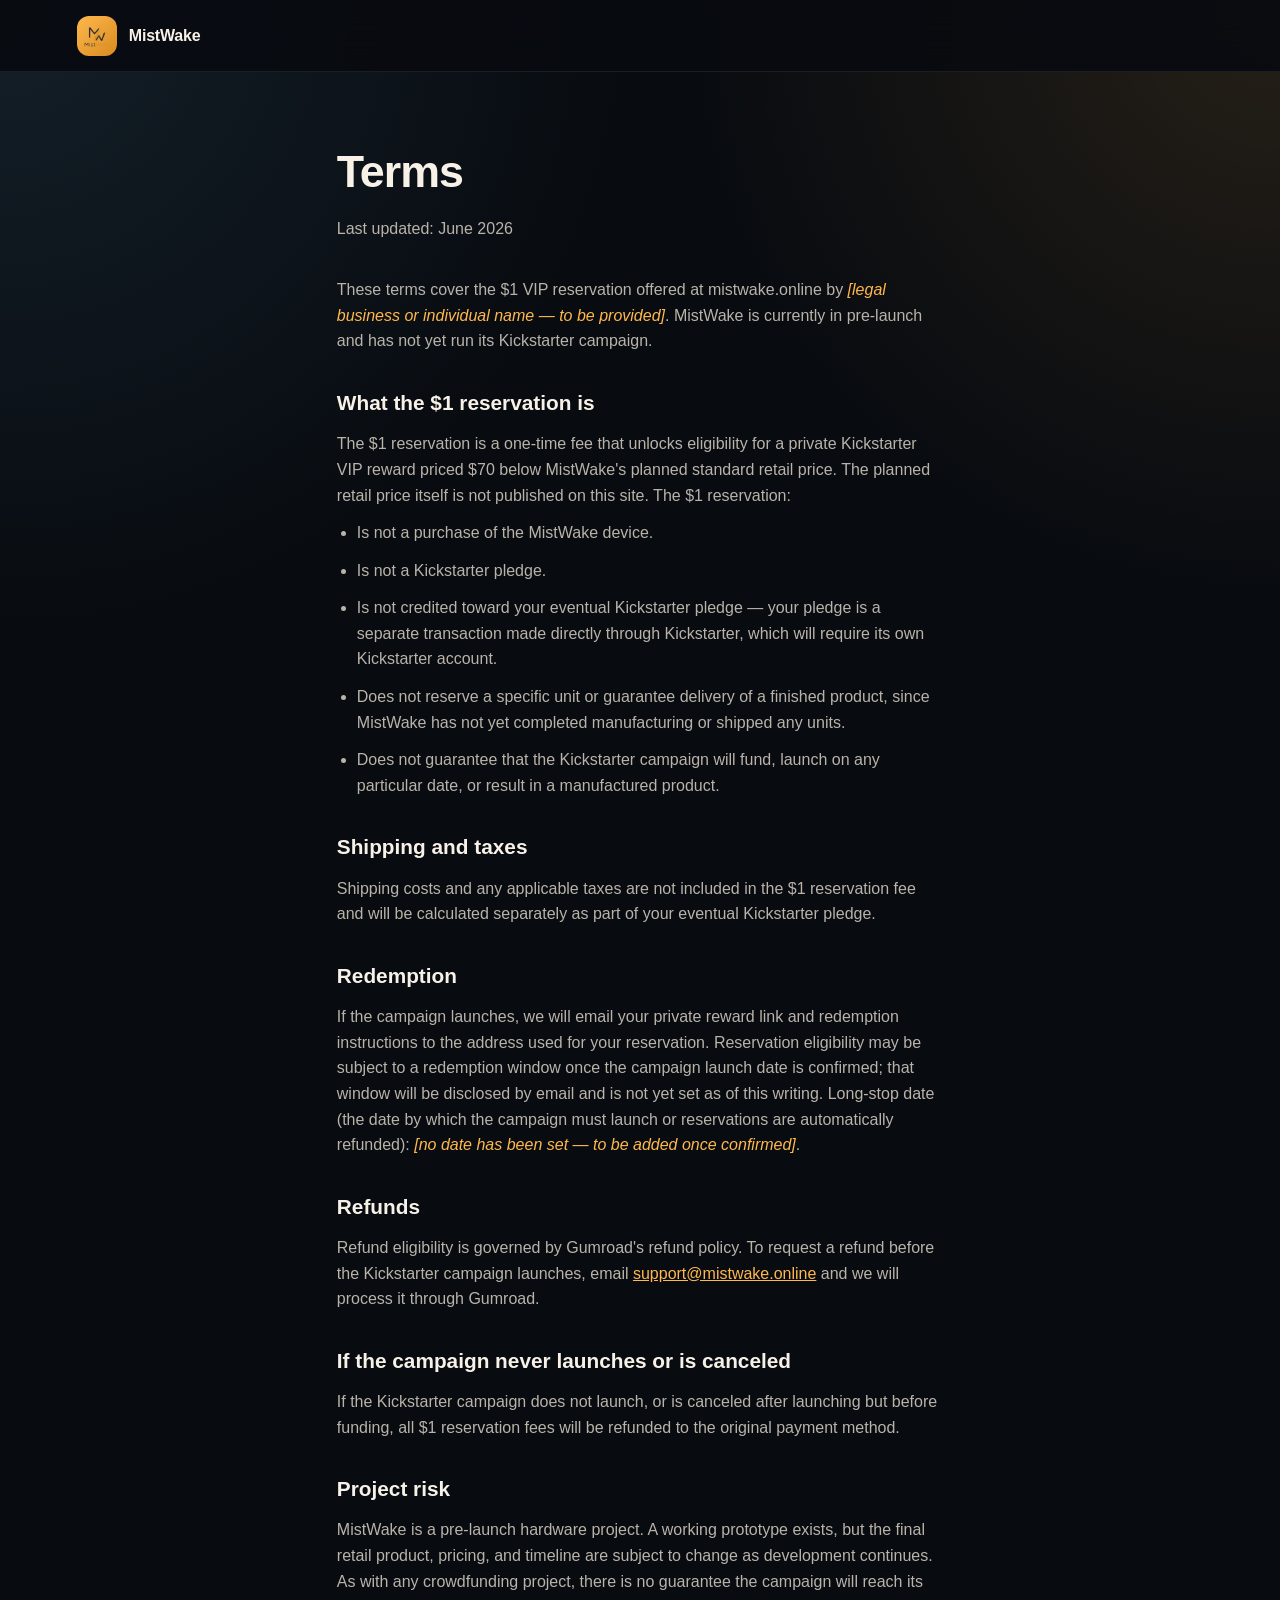
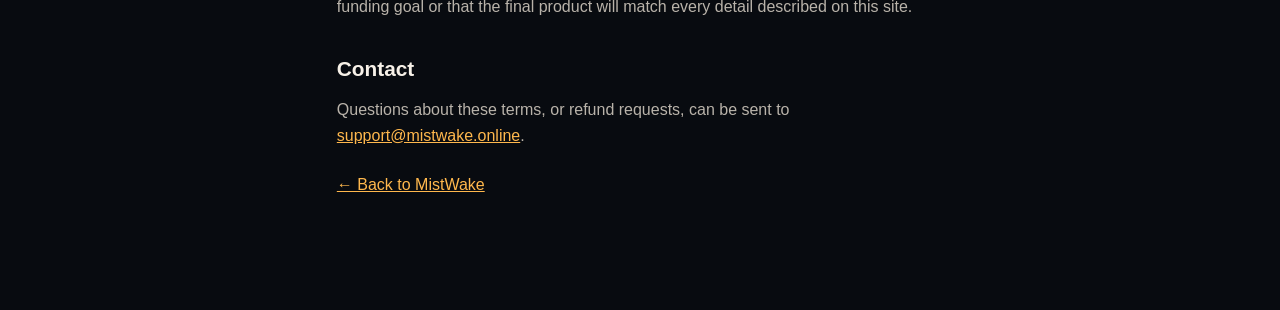
<file: terms.html>
<!DOCTYPE html>
<html lang="en">
<head>
  <meta charset="UTF-8" />
  <meta name="viewport" content="width=device-width, initial-scale=1.0" />
  <title>Terms | MistWake</title>
  <meta name="robots" content="noindex, follow" />
  <link rel="icon" type="image/png" href="assets/mistwake-logo.png.png" />
  <link rel="stylesheet" href="styles.css?v=53" />
  <style>
    .legal-wrap { width: min(100%, 760px); margin: 0 auto; padding: 64px 6% 100px; }
    .legal-wrap h1 { font-size: clamp(2rem, 5vw, 2.8rem); letter-spacing: -1px; margin-bottom: 8px; }
    .legal-wrap .updated { color: var(--muted); margin-bottom: 36px; }
    .legal-wrap h2 { font-size: 1.3rem; margin: 32px 0 12px; }
    .legal-wrap p, .legal-wrap li { color: var(--muted); margin-bottom: 12px; }
    .legal-wrap ul { padding-left: 20px; margin-bottom: 12px; }
    .legal-wrap a { color: var(--amber); text-decoration: underline; }
    .legal-placeholder { color: var(--amber); font-style: italic; }
  </style>
</head>
<body>
  <header class="navbar">
    <a class="logo" href="/" aria-label="MistWake home">
      <img class="logo-img" src="assets/mistwake-logo.png.png" alt="MistWake logo" />
      <span>MistWake</span>
    </a>
  </header>

  <main class="legal-wrap">
    <h1>Terms</h1>
    <p class="updated">Last updated: June 2026</p>

    <p>These terms cover the $1 VIP reservation offered at mistwake.online by <span class="legal-placeholder">[legal business or individual name — to be provided]</span>. MistWake is currently in pre-launch and has not yet run its Kickstarter campaign.</p>

    <h2>What the $1 reservation is</h2>
    <p>The $1 reservation is a one-time fee that unlocks eligibility for a private Kickstarter VIP reward priced $70 below MistWake's planned standard retail price. The planned retail price itself is not published on this site. The $1 reservation:</p>
    <ul>
      <li>Is not a purchase of the MistWake device.</li>
      <li>Is not a Kickstarter pledge.</li>
      <li>Is not credited toward your eventual Kickstarter pledge — your pledge is a separate transaction made directly through Kickstarter, which will require its own Kickstarter account.</li>
      <li>Does not reserve a specific unit or guarantee delivery of a finished product, since MistWake has not yet completed manufacturing or shipped any units.</li>
      <li>Does not guarantee that the Kickstarter campaign will fund, launch on any particular date, or result in a manufactured product.</li>
    </ul>

    <h2>Shipping and taxes</h2>
    <p>Shipping costs and any applicable taxes are not included in the $1 reservation fee and will be calculated separately as part of your eventual Kickstarter pledge.</p>

    <h2>Redemption</h2>
    <p>If the campaign launches, we will email your private reward link and redemption instructions to the address used for your reservation. Reservation eligibility may be subject to a redemption window once the campaign launch date is confirmed; that window will be disclosed by email and is not yet set as of this writing. Long-stop date (the date by which the campaign must launch or reservations are automatically refunded): <span class="legal-placeholder">[no date has been set — to be added once confirmed]</span>.</p>

    <h2>Refunds</h2>
    <p>Refund eligibility is governed by Gumroad's refund policy. To request a refund before the Kickstarter campaign launches, email <a href="mailto:support@mistwake.online">support@mistwake.online</a> and we will process it through Gumroad.</p>

    <h2>If the campaign never launches or is canceled</h2>
    <p>If the Kickstarter campaign does not launch, or is canceled after launching but before funding, all $1 reservation fees will be refunded to the original payment method.</p>

    <h2>Project risk</h2>
    <p>MistWake is a pre-launch hardware project. A working prototype exists, but the final retail product, pricing, and timeline are subject to change as development continues. As with any crowdfunding project, there is no guarantee the campaign will reach its funding goal or that the final product will match every detail described on this site.</p>

    <h2>Contact</h2>
    <p>Questions about these terms, or refund requests, can be sent to <a href="mailto:support@mistwake.online">support@mistwake.online</a>.</p>

    <p style="margin-top:24px;"><a href="/">← Back to MistWake</a></p>
  </main>
</body>
</html>
</file>
<file: styles.css>
:root {
  --bg: #080b10;
  --panel: rgba(255, 255, 255, 0.06);
  --panel-strong: rgba(255, 255, 255, 0.095);
  --border: rgba(255, 255, 255, 0.12);
  --text: #f7f1e8;
  --muted: #b9b3aa;
  --amber: #ffb84d;
  --amber-dark: #d98b1f;
  --mist: #78d5ff;
  --green: #9ef0b1;
  --red: #ff8d8d;
  --shadow: 0 24px 80px rgba(0, 0, 0, 0.42);
}

* {
  box-sizing: border-box;
  margin: 0;
  padding: 0;
}

html {
  scroll-behavior: smooth;
}

body {
  font-family: Arial, Helvetica, sans-serif;
  background:
    radial-gradient(circle at top left, rgba(120, 213, 255, 0.1), transparent 28%),
    radial-gradient(circle at top right, rgba(255, 184, 77, 0.12), transparent 26%),
    var(--bg);
  color: var(--text);
  line-height: 1.6;
}

img {
  max-width: 100%;
}

a {
  color: inherit;
  text-decoration: none;
}

button,
input {
  font-family: inherit;
}

button {
  cursor: pointer;
}

.navbar {
  position: sticky;
  top: 0;
  z-index: 100;
  min-height: 72px;
  padding: 0 6%;
  display: flex;
  align-items: center;
  justify-content: space-between;
  gap: 18px;
  background: rgba(8, 11, 16, 0.9);
  backdrop-filter: blur(18px);
  border-bottom: 1px solid rgba(255, 255, 255, 0.08);
}

.logo {
  display: flex;
  align-items: center;
  gap: 12px;
  font-weight: 900;
  letter-spacing: -0.2px;
}

.logo-img {
  width: 40px;
  height: 40px;
  object-fit: contain;
  border-radius: 12px;
  background: linear-gradient(135deg, var(--amber), var(--amber-dark));
}

.nav-links {
  display: flex;
  gap: 26px;
  font-size: 0.95rem;
  color: var(--muted);
}

.nav-links a:hover {
  color: var(--amber);
}

.nav-cta,
.primary-btn,
.secondary-btn {
  display: inline-flex;
  align-items: center;
  justify-content: center;
  border: 0;
  border-radius: 999px;
  padding: 14px 24px;
  font-weight: 900;
  transition: transform 0.2s ease, box-shadow 0.2s ease, opacity 0.2s ease;
}

.nav-cta,
.primary-btn {
  background: linear-gradient(135deg, var(--amber), var(--amber-dark));
  color: #1c1308;
  box-shadow: 0 14px 34px rgba(255, 184, 77, 0.22);
}

.secondary-btn {
  background: rgba(255, 255, 255, 0.09);
  color: var(--text);
  border: 1px solid var(--border);
}

.nav-cta:hover,
.primary-btn:hover,
.secondary-btn:hover {
  transform: translateY(-2px);
  box-shadow: 0 18px 42px rgba(255, 184, 77, 0.28);
}

.hero-section {
  padding: 48px 5% 36px;
}

.hero-shell {
  width: min(100%, 1180px);
  margin: 0 auto;
  display: grid;
  grid-template-columns: minmax(0, 0.9fr) minmax(420px, 1.1fr);
  gap: 38px;
  align-items: center;
}

.hero-copy {
  position: relative;
  z-index: 2;
}

.eyebrow {
  color: var(--amber);
  text-transform: uppercase;
  letter-spacing: 2px;
  font-size: 0.76rem;
  font-weight: 900;
  margin-bottom: 12px;
}

.hero-copy h1,
.section-header h2,
.two-column h2,
.signup-card h2,
.final-cta-card h2,
.safety-card h2,
.proof-grid h2,
.objection-card h2 {
  font-size: clamp(2.25rem, 5.2vw, 5.4rem);
  line-height: 0.96;
  letter-spacing: -2.2px;
}

.hero-copy h1 {
  max-width: 760px;
}

.hero-subtitle {
  max-width: 600px;
  margin-top: 22px;
  color: var(--muted);
  font-size: clamp(1.05rem, 1.6vw, 1.25rem);
}

.hero-actions {
  margin-top: 28px;
}

.hero-note {
  margin-top: 14px;
  color: rgba(247, 241, 232, 0.72);
  font-size: 0.95rem;
}

.trust-row {
  margin-top: 24px;
  display: flex;
  flex-wrap: wrap;
  gap: 10px;
}

.trust-row span,
.safety-list span {
  display: inline-flex;
  align-items: center;
  border-radius: 999px;
  padding: 9px 13px;
  background: rgba(255, 255, 255, 0.07);
  border: 1px solid rgba(255, 255, 255, 0.11);
  color: rgba(247, 241, 232, 0.82);
  font-size: 0.88rem;
  font-weight: 700;
}

.hero-visual {
  border-radius: 28px;
  overflow: hidden;
  border: 1px solid var(--border);
  background: rgba(255, 255, 255, 0.04);
  box-shadow: var(--shadow);
}

.hero-visual img {
  display: block;
  width: 100%;
  height: auto;
}

.demo-card {
  position: relative;
}

.demo-overlay {
  position: absolute;
  left: 18px;
  bottom: 18px;
  display: inline-flex;
  align-items: center;
  gap: 10px;
  padding: 10px 14px;
  border-radius: 999px;
  background: rgba(8, 11, 16, 0.78);
  border: 1px solid rgba(255, 255, 255, 0.16);
  color: var(--text);
  font-size: 0.92rem;
  font-weight: 800;
  backdrop-filter: blur(12px);
}

.pulse-dot {
  width: 10px;
  height: 10px;
  border-radius: 999px;
  background: var(--mist);
  box-shadow: 0 0 0 0 rgba(120, 213, 255, 0.8);
  animation: pulse 1.6s infinite;
}

@keyframes pulse {
  0% { box-shadow: 0 0 0 0 rgba(120, 213, 255, 0.8); }
  70% { box-shadow: 0 0 0 12px rgba(120, 213, 255, 0); }
  100% { box-shadow: 0 0 0 0 rgba(120, 213, 255, 0); }
}

.section {
  padding: 62px 6%;
}

.two-column,
.proof-grid {
  width: min(100%, 1080px);
  margin: 0 auto;
  display: grid;
  grid-template-columns: 0.9fr 1.1fr;
  gap: 44px;
  align-items: start;
}

.two-column.compact {
  align-items: center;
}

.two-column h2,
.section-header h2,
.signup-card h2,
.final-cta-card h2,
.safety-card h2,
.proof-grid h2,
.objection-card h2 {
  font-size: clamp(2rem, 4vw, 3.6rem);
}

.section-copy p,
.section-header p,
.signup-card p,
.final-cta-card p,
.safety-card p,
.card p,
.proof-grid p,
.how-card p,
.objection-card p,
.comparison p {
  color: var(--muted);
}

.section-copy p + p,
.proof-grid p + p {
  margin-top: 16px;
}

.proof-section {
  padding-top: 32px;
}

.proof-status-card {
  display: grid;
  gap: 12px;
  padding: 20px;
  border: 1px solid rgba(255, 184, 77, 0.2);
  border-radius: 24px;
  background: linear-gradient(135deg, rgba(255, 184, 77, 0.1), rgba(120, 213, 255, 0.05)), var(--panel);
  box-shadow: var(--shadow);
}

.status-item {
  padding: 16px;
  border-radius: 18px;
  background: rgba(255, 255, 255, 0.06);
  border: 1px solid rgba(255, 255, 255, 0.1);
}

.status-item strong,
.status-item span {
  display: block;
}

.status-item strong {
  color: var(--amber);
  margin-bottom: 4px;
}

.status-item span {
  color: var(--muted);
}

.problem-section {
  padding-top: 44px;
}

.solution-section,
.faq-section,
.objection-section {
  background: rgba(255, 255, 255, 0.025);
}

.section-header {
  width: min(100%, 820px);
  margin: 0 auto 30px;
  text-align: center;
}

.section-header p {
  margin: 0 auto;
  max-width: 720px;
}

.proof-line {
  margin-top: 12px !important;
  color: var(--amber) !important;
  font-weight: 800;
}

.cards.three,
.how-grid {
  width: min(100%, 1040px);
  margin: 0 auto;
  display: grid;
  grid-template-columns: repeat(3, 1fr);
  gap: 18px;
}

.feature-grid {
  grid-template-columns: repeat(3, 1fr);
}

.card,
.signup-card,
.safety-card,
.final-cta-card,
.how-card,
.objection-card {
  background: var(--panel);
  border: 1px solid var(--border);
  border-radius: 24px;
  box-shadow: var(--shadow);
}

.card,
.how-card {
  padding: 24px;
}

.card h3,
.how-card h3 {
  margin-bottom: 8px;
  font-size: 1.16rem;
}

.how-card span {
  display: inline-flex;
  width: 36px;
  height: 36px;
  align-items: center;
  justify-content: center;
  margin-bottom: 18px;
  border-radius: 999px;
  background: linear-gradient(135deg, var(--amber), var(--amber-dark));
  color: #1c1308;
  font-weight: 900;
}

.objection-card {
  width: min(100%, 1080px);
  margin: 0 auto;
  display: grid;
  grid-template-columns: 1fr 1fr;
  gap: 30px;
  align-items: center;
  padding: 34px;
  background:
    radial-gradient(circle at top left, rgba(120, 213, 255, 0.11), transparent 40%),
    var(--panel);
}

.objection-card p {
  margin-top: 16px;
}

.comparison-grid {
  display: grid;
  gap: 14px;
}

.comparison {
  padding: 18px;
  border-radius: 18px;
  border: 1px solid rgba(255, 255, 255, 0.1);
  background: rgba(255, 255, 255, 0.06);
}

.comparison span,
.comparison strong {
  display: block;
}

.comparison span {
  text-transform: uppercase;
  letter-spacing: 1.2px;
  font-size: 0.72rem;
  font-weight: 900;
  margin-bottom: 6px;
}

.comparison strong {
  font-size: 1.2rem;
  margin-bottom: 4px;
}

.comparison.bad span,
.comparison.bad strong {
  color: var(--red);
}

.comparison.good span,
.comparison.good strong {
  color: var(--green);
}

.safety-card {
  width: min(100%, 1080px);
  margin: 0 auto;
  display: grid;
  grid-template-columns: 1.1fr 0.9fr;
  gap: 34px;
  align-items: center;
  padding: 34px;
  background:
    radial-gradient(circle at top right, rgba(120, 213, 255, 0.12), transparent 40%),
    radial-gradient(circle at bottom left, rgba(255, 184, 77, 0.12), transparent 38%),
    var(--panel);
}

.safety-card p {
  margin-top: 16px;
  max-width: 680px;
}

.safety-list {
  display: flex;
  flex-wrap: wrap;
  gap: 10px;
  justify-content: flex-start;
}

.signup-section {
  display: grid;
  place-items: center;
}

.signup-card {
  width: min(100%, 760px);
  padding: 40px;
  text-align: center;
  background: radial-gradient(circle at top, rgba(255, 184, 77, 0.13), transparent 55%), var(--panel);
}

.waitlist-inline-form {
  width: min(100%, 580px);
  margin: 28px auto 0;
  display: flex;
  gap: 10px;
  padding: 8px;
  border-radius: 999px;
  background: rgba(255, 255, 255, 0.08);
  border: 1px solid rgba(255, 255, 255, 0.14);
  box-shadow: inset 0 0 0 1px rgba(255, 255, 255, 0.03), 0 18px 48px rgba(0, 0, 0, 0.25);
}

.waitlist-inline-form input {
  flex: 1;
  min-width: 0;
  border: 0;
  outline: none;
  background: transparent;
  color: var(--text);
  padding: 0 18px;
  font-size: 1rem;
  font-weight: 600;
}

.waitlist-inline-form input::placeholder {
  color: rgba(247, 241, 232, 0.58);
}

.waitlist-inline-form button {
  border: 0;
  border-radius: 999px;
  padding: 14px 24px;
  background: linear-gradient(135deg, var(--amber), var(--amber-dark));
  color: #1c1308;
  font-weight: 900;
  cursor: pointer;
  white-space: nowrap;
  box-shadow: 0 12px 30px rgba(255, 184, 77, 0.22);
  transition: transform 0.2s ease, box-shadow 0.2s ease, opacity 0.2s ease;
}

.waitlist-inline-form button:hover:not(:disabled) {
  transform: translateY(-2px);
  box-shadow: 0 16px 38px rgba(255, 184, 77, 0.32);
}

.waitlist-inline-form button:disabled {
  cursor: not-allowed;
  opacity: 0.72;
}

#form-message {
  min-height: 24px;
  margin-top: 16px;
  color: var(--mist);
  font-weight: 800;
}

#form-message.success-message {
  color: var(--amber);
}

.signup-microcopy {
  margin-top: 12px;
  font-size: 0.86rem;
  color: rgba(247, 241, 232, 0.58) !important;
}

.faq-list {
  width: min(100%, 920px);
  margin: 0 auto;
  display: grid;
  gap: 14px;
}

.final-cta-section {
  padding-top: 46px;
}

.final-cta-card {
  width: min(100%, 920px);
  margin: 0 auto;
  padding: 42px;
  text-align: center;
  background:
    linear-gradient(135deg, rgba(255, 184, 77, 0.13), rgba(120, 213, 255, 0.07)),
    var(--panel-strong);
}

.final-cta-card p {
  margin: 14px auto 24px;
  max-width: 620px;
}

footer {
  padding: 28px 6%;
  display: flex;
  justify-content: space-between;
  align-items: center;
  color: var(--muted);
  border-top: 1px solid rgba(255, 255, 255, 0.08);
}

footer a {
  color: var(--amber);
}

.footer-brand {
  display: flex;
  align-items: center;
  gap: 12px;
}

.footer-brand img {
  width: 36px;
  height: 36px;
  object-fit: contain;
  border-radius: 10px;
  background: linear-gradient(135deg, var(--amber), var(--amber-dark));
}

@media (max-width: 1050px) {
  .nav-links {
    display: none;
  }

  .hero-shell,
  .two-column,
  .proof-grid,
  .safety-card,
  .objection-card {
    grid-template-columns: 1fr;
  }

  .hero-shell {
    gap: 28px;
  }

  .cards.three,
  .feature-grid,
  .how-grid {
    grid-template-columns: 1fr;
  }

  .hero-copy,
  .two-column,
  .proof-grid,
  .objection-card {
    text-align: center;
  }

  .hero-copy h1,
  .hero-subtitle,
  .proof-grid p,
  .objection-card p {
    margin-left: auto;
    margin-right: auto;
  }

  .trust-row,
  .safety-list {
    justify-content: center;
  }
}

@media (max-width: 700px) {
  .navbar {
    min-height: 66px;
    padding: 10px 4%;
  }

  .logo span {
    font-size: 0.95rem;
  }

  .logo-img {
    width: 34px;
    height: 34px;
  }

  .nav-cta {
    padding: 10px 13px;
    font-size: 0.78rem;
  }

  .hero-section {
    padding: 30px 4% 24px;
  }

  .hero-copy h1 {
    font-size: clamp(2.55rem, 13vw, 4rem);
    line-height: 0.94;
    letter-spacing: -1.8px;
  }

  .hero-subtitle {
    margin-top: 18px;
    font-size: 1rem;
  }

  .hero-visual,
  .card,
  .signup-card,
  .safety-card,
  .final-cta-card,
  .proof-status-card,
  .how-card,
  .objection-card {
    border-radius: 20px;
  }

  .demo-overlay {
    left: 12px;
    right: 12px;
    bottom: 12px;
    justify-content: center;
    font-size: 0.82rem;
  }

  .trust-row span,
  .safety-list span {
    width: 100%;
    justify-content: center;
  }

  .section {
    padding: 44px 5%;
  }

  .two-column,
  .proof-grid,
  .safety-card,
  .objection-card {
    gap: 18px;
  }

  .two-column h2,
  .section-header h2,
  .signup-card h2,
  .final-cta-card h2,
  .safety-card h2,
  .proof-grid h2,
  .objection-card h2 {
    font-size: clamp(2rem, 10vw, 3rem);
    letter-spacing: -1.2px;
  }

  .card,
  .safety-card,
  .signup-card,
  .final-cta-card,
  .proof-status-card,
  .how-card,
  .objection-card {
    padding: 22px 18px;
  }

  .waitlist-inline-form {
    flex-direction: column;
    border-radius: 22px;
    padding: 12px;
  }

  .waitlist-inline-form input {
    width: 100%;
    min-height: 50px;
    padding: 0 14px;
    text-align: center;
  }

  .waitlist-inline-form button,
  .primary-btn,
  .secondary-btn {
    width: 100%;
  }

  footer {
    flex-direction: column;
    gap: 14px;
    text-align: center;
  }
}
</file>
<file: visual.css>
.visual-proof-section {
  padding-top: 26px;
}

.visual-proof-grid {
  width: min(100%, 1120px);
  margin: 0 auto;
  display: grid;
  grid-template-columns: 1.15fr 0.85fr;
  gap: 24px;
  align-items: center;
}

.visual-proof-image,
.product-strip-image {
  overflow: hidden;
  border-radius: 26px;
  border: 1px solid var(--border);
  background: rgba(255, 255, 255, 0.04);
  box-shadow: var(--shadow);
}

.asset-placeholder-img {
  display: block;
  width: 100%;
  height: auto;
}

.short-proof-card {
  padding: 28px;
  border-radius: 26px;
  border: 1px solid rgba(255, 184, 77, 0.22);
  background: linear-gradient(135deg, rgba(255, 184, 77, 0.12), rgba(120, 213, 255, 0.05)), var(--panel);
  box-shadow: var(--shadow);
}

.short-proof-card h2 {
  font-size: clamp(2rem, 4vw, 3.4rem);
  line-height: 1;
  letter-spacing: -1.6px;
  margin-bottom: 16px;
}

.short-proof-card p {
  color: var(--muted);
}

.proof-badges {
  display: grid;
  gap: 10px;
  margin-top: 22px;
}

.proof-badges span {
  padding: 13px 14px;
  border-radius: 16px;
  background: rgba(255, 255, 255, 0.075);
  border: 1px solid rgba(255, 255, 255, 0.11);
  color: rgba(247, 241, 232, 0.86);
  font-weight: 800;
}

.visual-split {
  width: min(100%, 1120px);
  margin: 0 auto;
  display: grid;
  grid-template-columns: 0.95fr 1.05fr;
  gap: 26px;
  align-items: center;
}

.big-visual-copy {
  padding: 28px;
}

.big-visual-copy h2 {
  font-size: clamp(2rem, 4vw, 3.4rem);
  line-height: 1;
  letter-spacing: -1.5px;
  margin-bottom: 14px;
}

.big-visual-copy p {
  color: var(--muted);
  max-width: 640px;
}

.compact-feature-grid {
  width: min(100%, 1040px);
  margin: 0 auto;
  display: grid;
  grid-template-columns: repeat(4, 1fr);
  gap: 14px;
}

.compact-card {
  min-height: 150px;
  padding: 22px;
  border-radius: 22px;
  border: 1px solid var(--border);
  background: var(--panel);
  box-shadow: var(--shadow);
}

.compact-card strong {
  display: block;
  margin-bottom: 8px;
  color: var(--text);
  font-size: 1.05rem;
}

.compact-card span {
  color: var(--muted);
  font-size: 0.94rem;
}

.offer-section {
  padding-top: 34px;
}

.offer-card {
  width: min(100%, 1120px);
  margin: 0 auto;
  display: grid;
  grid-template-columns: 1fr 360px;
  gap: 26px;
  align-items: center;
  padding: 30px;
  border-radius: 28px;
  border: 1px solid rgba(255, 184, 77, 0.28);
  background:
    radial-gradient(circle at top right, rgba(255, 184, 77, 0.15), transparent 38%),
    linear-gradient(135deg, rgba(255, 184, 77, 0.12), rgba(120, 213, 255, 0.05)),
    var(--panel);
  box-shadow: var(--shadow);
}

.offer-copy h2 {
  font-size: clamp(2rem, 4vw, 3.6rem);
  line-height: 1;
  letter-spacing: -1.6px;
  margin-bottom: 14px;
}

.offer-copy p {
  color: var(--muted);
  max-width: 720px;
}

.offer-urgency,
.hero-urgency {
  margin-top: 12px;
  color: var(--amber) !important;
  font-weight: 900;
}

.offer-disclaimer {
  margin-top: 14px;
  font-size: 0.92rem;
  color: rgba(247, 241, 232, 0.68) !important;
}

.offer-box {
  padding: 24px;
  border-radius: 24px;
  background: rgba(8, 11, 16, 0.78);
  border: 1px solid rgba(255, 184, 77, 0.35);
  text-align: center;
}

.offer-kicker {
  color: var(--amber);
  text-transform: uppercase;
  letter-spacing: 1.7px;
  font-size: 0.78rem;
  font-weight: 900;
}

.offer-box strong {
  display: block;
  margin: 8px 0 4px;
  color: var(--text);
  font-size: clamp(3.2rem, 7vw, 5.8rem);
  line-height: 0.95;
  letter-spacing: -3px;
}

.offer-box p {
  color: var(--amber);
  font-weight: 900;
  margin-bottom: 18px;
}

.offer-box .primary-btn {
  width: 100%;
  margin-top: 10px;
}

.offer-box small {
  display: block;
  margin-top: 12px;
  color: rgba(247, 241, 232, 0.58);
}

.reservation-counter {
  margin: 10px 0 14px !important;
  padding: 10px 12px;
  border-radius: 14px;
  background: rgba(255, 184, 77, 0.1);
  border: 1px solid rgba(255, 184, 77, 0.22);
  color: var(--text) !important;
  font-size: 0.95rem;
}

.hero-offer-callout {
  margin-top: 20px;
  max-width: 620px;
  color: var(--amber);
  font-weight: 900;
  font-size: 1.02rem;
}

.split-actions {
  display: flex;
  flex-wrap: wrap;
  gap: 12px;
  align-items: center;
}

.text-link {
  border: 0;
  background: transparent;
  color: rgba(247, 241, 232, 0.72);
  text-decoration: underline;
  text-underline-offset: 4px;
  font-weight: 800;
  padding: 0;
  cursor: pointer;
}

.text-link:hover {
  color: var(--amber);
}

.waitlist-inline-form button {
  opacity: 0.88;
}

.mobile-break {
  display: none;
}

.logo-mark-placeholder {
  width: 40px;
  height: 40px;
  display: inline-flex;
  align-items: center;
  justify-content: center;
  border-radius: 12px;
  background: linear-gradient(135deg, var(--amber), var(--amber-dark));
  color: #1c1308;
  font-size: 0.8rem;
  font-weight: 900;
  letter-spacing: -1px;
}

.logo-mark-placeholder.small {
  width: 36px;
  height: 36px;
  border-radius: 10px;
}

@media (max-width: 1050px) {
  .visual-proof-grid,
  .visual-split,
  .offer-card {
    grid-template-columns: 1fr;
  }

  .compact-feature-grid {
    grid-template-columns: repeat(2, 1fr);
  }

  .offer-card {
    text-align: center;
  }

  .offer-copy p,
  .hero-offer-callout {
    margin-left: auto;
    margin-right: auto;
  }

  .split-actions {
    justify-content: center;
  }
}

@media (max-width: 700px) {
  .visual-proof-section {
    padding-top: 18px;
  }

  .short-proof-card,
  .big-visual-copy,
  .compact-card,
  .offer-card,
  .offer-box {
    padding: 20px 18px;
  }

  .visual-proof-image,
  .product-strip-image,
  .short-proof-card,
  .offer-card,
  .offer-box {
    border-radius: 20px;
  }

  .compact-feature-grid {
    grid-template-columns: 1fr;
  }

  .split-actions .primary-btn {
    width: 100%;
  }

  .text-link {
    width: 100%;
    text-align: center;
  }

  .mobile-break {
    display: block;
  }
}
</file>
<file: landing-fixes.css>
.kickstarter-green {
  /* Previously replicated Kickstarter's exact brand color (#05ce78) and a
     Kickstarter-style display font for their trademarked name, on a page
     that isn't an official Kickstarter campaign yet. Rendering it as plain
     text avoids implying an affiliation/endorsement that doesn't exist. */
  display: inline;
  font-weight: inherit;
  font-size: inherit;
  line-height: inherit;
  letter-spacing: inherit;
}

.mobile-copy,
.mobile-sticky-cta,
.section-mobile-cta {
  display: none;
}

.hero-shell {
  grid-template-columns: minmax(420px, 1.05fr) minmax(0, 0.95fr);
}

.hero-visual {
  order: 1;
}

.hero-copy {
  order: 2;
}

.hero-visual img {
  display: block;
  width: 100%;
  height: auto;
  aspect-ratio: 16 / 9;
  object-fit: cover;
}

.hero-email-box {
  margin-top: 18px;
  padding: 16px;
  border-radius: 20px;
  border: 1px solid rgba(255, 184, 77, 0.18);
  background: rgba(255, 255, 255, 0.055);
}

.hero-email-box p {
  margin-bottom: 10px;
  color: rgba(247, 241, 232, 0.74);
  font-size: 0.92rem;
  font-weight: 800;
}

.waitlist-form {
  display: flex;
  gap: 10px;
}

.waitlist-form input {
  flex: 1;
  min-width: 0;
  min-height: 48px;
  padding: 0 14px;
  border-radius: 999px;
  border: 1px solid rgba(255, 255, 255, 0.14);
  background: rgba(8, 11, 16, 0.78);
  color: var(--text);
  outline: none;
}

.waitlist-form input::placeholder {
  color: rgba(247, 241, 232, 0.48);
}

.waitlist-form button {
  min-height: 48px;
  padding: 0 18px;
  border: 0;
  border-radius: 999px;
  background: rgba(255, 255, 255, 0.1);
  color: var(--text);
  font-weight: 900;
  cursor: pointer;
}

.hero-trust-row {
  max-width: 720px;
}

.compact-badges {
  display: grid;
  grid-template-columns: repeat(3, 1fr);
  gap: 10px;
}

.spec-grid {
  grid-template-columns: repeat(4, 1fr);
}

.faq-master {
  width: min(100%, 920px);
  margin: 0 auto;
  border-radius: 28px;
  border: 1px solid var(--border);
  background: var(--panel);
  box-shadow: var(--shadow);
  overflow: hidden;
}

.faq-master > summary {
  list-style: none;
  cursor: pointer;
  padding: 26px;
  text-align: center;
}

.faq-master > summary::-webkit-details-marker,
.faq-item > summary::-webkit-details-marker {
  display: none;
}

.faq-master-title {
  display: block;
  font-size: clamp(1.8rem, 4vw, 3rem);
  line-height: 1;
  letter-spacing: -1px;
  font-weight: 900;
}

.faq-master-note {
  display: inline-flex;
  margin-top: 12px;
  padding: 8px 12px;
  border-radius: 999px;
  background: rgba(255, 184, 77, 0.1);
  border: 1px solid rgba(255, 184, 77, 0.22);
  color: var(--amber);
  font-size: 0.88rem;
  font-weight: 900;
}

.faq-list.accordion-list {
  width: 100%;
  padding: 0 16px 20px;
}

.faq-item {
  margin-top: 12px;
  padding: 0;
  overflow: hidden;
}

.faq-item > summary {
  position: relative;
  list-style: none;
  cursor: pointer;
  padding: 18px 48px 18px 18px;
  color: var(--text);
  font-size: 1rem;
  font-weight: 900;
}

.faq-item > summary::after {
  content: '+';
  position: absolute;
  right: 18px;
  top: 50%;
  transform: translateY(-50%);
  color: var(--amber);
  font-size: 1.4rem;
  line-height: 1;
}

.faq-item[open] > summary::after {
  content: '-';
}

.faq-item p {
  padding: 0 18px 18px;
  color: var(--muted);
}

@media (max-width: 1050px) {
  .hero-shell,
  .visual-proof-grid,
  .visual-split,
  .offer-card {
    grid-template-columns: 1fr;
  }

  .offer-card,
  .hero-copy,
  .short-proof-card,
  .big-visual-copy {
    text-align: center;
  }

  .hero-trust-row,
  .hero-actions,
  .split-actions {
    justify-content: center;
  }

  .spec-grid,
  .compact-badges {
    grid-template-columns: repeat(2, 1fr);
  }
}

@media (max-width: 700px) {
  body {
    padding-bottom: 78px;
  }

  .desktop-copy {
    display: none;
  }

  .mobile-copy {
    display: block;
  }

  .navbar {
    position: sticky;
    min-height: 58px;
  }

  .nav-links {
    display: none !important;
  }

  .hero-section {
    padding-top: 14px;
    padding-bottom: 22px;
  }

  .hero-shell {
    display: flex;
    flex-direction: column;
    gap: 16px;
  }

  .hero-visual {
    order: 1;
    border-radius: 18px;
  }

  .hero-copy {
    order: 2;
    text-align: center;
  }

  .hero-copy h1 {
    font-size: clamp(2rem, 9.6vw, 3.15rem);
    line-height: 0.98;
    letter-spacing: -1.3px;
  }

  .hero-subtitle {
    margin-top: 12px;
    font-size: 0.98rem;
  }

  .hero-offer-callout {
    margin-top: 12px;
    font-size: 0.96rem;
  }

  .split-actions {
    margin-top: 18px;
    gap: 10px;
  }

  .split-actions .primary-btn {
    width: 100%;
  }

  .text-link {
    width: 100%;
    text-align: center;
  }

  .hero-trust-row {
    margin-top: 14px;
    gap: 8px;
  }

  .hero-trust-row > span {
    padding: 8px 10px;
    font-size: 0.82rem;
  }

  .hero-email-box {
    margin-top: 14px;
    padding: 14px;
  }

  .waitlist-form {
    flex-direction: column;
  }

  .waitlist-form input,
  .waitlist-form button {
    width: 100%;
  }

  .section {
    padding-top: 34px;
    padding-bottom: 34px;
  }

  .section-header h2,
  .short-proof-card h2,
  .big-visual-copy h2,
  .offer-copy h2,
  .final-cta-card h2 {
    font-size: clamp(1.85rem, 9vw, 2.55rem);
    line-height: 1.02;
    letter-spacing: -1.1px;
  }

  .spec-grid,
  .compact-badges,
  .compact-feature-grid {
    grid-template-columns: 1fr;
  }

  .primary-btn,
  .nav-cta,
  .waitlist-form button {
    min-height: 50px;
  }

  .mobile-sticky-cta {
    position: fixed;
    left: 0;
    right: 0;
    bottom: 0;
    z-index: 999;
    display: flex;
    align-items: center;
    justify-content: space-between;
    gap: 12px;
    padding: 10px 14px calc(10px + env(safe-area-inset-bottom));
    background: rgba(8, 11, 16, 0.94);
    border-top: 1px solid rgba(255, 184, 77, 0.28);
    box-shadow: 0 -14px 36px rgba(0, 0, 0, 0.32);
    backdrop-filter: blur(16px);
  }

  .mobile-sticky-cta span {
    color: var(--text);
    font-size: 0.9rem;
    font-weight: 900;
  }

  .mobile-sticky-cta a {
    min-width: 112px;
    min-height: 46px;
    display: inline-flex;
    align-items: center;
    justify-content: center;
    border-radius: 999px;
    background: linear-gradient(135deg, var(--amber), var(--amber-dark));
    color: #1c1308;
    font-weight: 900;
  }

  footer {
    padding-bottom: 88px;
  }
}

/* Closeup grid: real-photo evidence for nozzle + dimensions claims */
.closeup-grid {
  width: min(100%, 1120px);
  margin: 0 auto;
  display: grid;
  grid-template-columns: 1fr 1fr;
  gap: 20px;
}

.closeup-grid figure {
  margin: 0;
  overflow: hidden;
  border-radius: 22px;
  border: 1px solid var(--border);
  background: rgba(255, 255, 255, 0.04);
  box-shadow: var(--shadow);
}

.closeup-grid figcaption {
  padding: 14px 16px;
  font-size: 0.92rem;
  font-weight: 700;
  color: var(--muted);
}

@media (max-width: 700px) {
  .closeup-grid {
    grid-template-columns: 1fr;
  }
}

/* VIP reservation progress bar — pulls real counts from assets/vip-reservations.json */
.vip-progress {
  width: 100%;
  margin: 6px 0 2px;
}

.vip-progress-track {
  width: 100%;
  height: 8px;
  border-radius: 999px;
  background: rgba(255, 255, 255, 0.1);
  overflow: hidden;
}

.vip-progress-fill {
  height: 100%;
  width: 2%;
  border-radius: 999px;
  background: linear-gradient(90deg, var(--amber), var(--amber-dark));
  transition: width 0.6s ease;
}

.vip-progress small {
  display: block;
  margin-top: 6px;
  color: var(--muted);
  font-weight: 700;
}

/* Cookie / tracking consent banner */
#mw-consent-banner {
  position: fixed;
  left: 0;
  right: 0;
  bottom: 0;
  z-index: 200;
  background: var(--panel-strong);
  border-top: 1px solid var(--border);
  backdrop-filter: blur(10px);
  padding: 16px 6%;
}

.mw-consent-inner {
  width: min(100%, 1120px);
  margin: 0 auto;
}

.mw-consent-inner p {
  margin: 0 0 10px;
  color: var(--muted);
  font-size: 0.92rem;
}

.mw-consent-actions {
  display: flex;
  flex-wrap: wrap;
  gap: 10px;
}

.mw-consent-actions button {
  min-height: 44px;
  padding: 0 16px;
  border-radius: 999px;
  border: 1px solid var(--border);
  background: transparent;
  color: var(--text);
  font-weight: 700;
  cursor: pointer;
}

.mw-consent-actions .mw-consent-primary {
  background: linear-gradient(135deg, var(--amber), var(--amber-dark));
  color: #1c1308;
  border: none;
}

.mw-consent-custom {
  margin-top: 14px;
  display: flex;
  flex-direction: column;
  gap: 10px;
}

.mw-consent-custom label {
  display: flex;
  align-items: center;
  gap: 8px;
  color: var(--muted);
  font-size: 0.92rem;
}

@media (max-width: 700px) {
  #mw-consent-banner {
    padding: 14px 5% 18px;
  }
}

/* Text-only hero (no promotional graphic) */
.hero-shell-text-only {
  grid-template-columns: 1fr !important;
  max-width: 720px;
  text-align: left;
}

.hero-disclaimer {
  margin-top: 10px;
  color: var(--muted);
  font-size: 0.85rem;
  max-width: 560px;
}

.hero-section .text-link {
  display: inline-block;
  margin-top: 18px;
  color: var(--amber);
  font-weight: 800;
}

.trust-strip-section {
  width: min(100%, 1120px);
  margin: 0 auto 8px;
  padding: 0 6%;
}

.trust-strip-section .trust-row {
  margin-top: 0;
  justify-content: center;
}

.media-caption-note {
  margin-top: 10px;
  color: var(--muted);
  font-size: 0.82rem;
  font-style: italic;
}

.objection-copy {
  width: min(100%, 760px);
  margin: 0 auto;
  text-align: center;
}

.objection-copy p {
  color: var(--muted);
  margin-bottom: 12px;
}

.qualifier-note {
  color: rgba(247, 241, 232, 0.55);
  font-size: 0.85rem;
  font-style: italic;
}

.qualifier-note.centered-note {
  text-align: center;
  margin-top: 14px;
}

.how-note {
  text-align: center;
  margin-top: 18px;
  color: var(--muted);
  font-size: 0.92rem;
}

.closeup-grid.three-col {
  grid-template-columns: 1fr 1fr 1fr;
  align-items: start;
}

.closeup-grid.three-col figure img {
  aspect-ratio: 3 / 4;
  object-fit: cover;
  width: 100%;
  height: auto;
  border-radius: 16px;
}

@media (max-width: 900px) {
  .closeup-grid.three-col {
    grid-template-columns: 1fr 1fr;
  }
}

@media (max-width: 600px) {
  .closeup-grid.three-col {
    grid-template-columns: 1fr;
  }
}

.testing-in-progress-block {
  width: min(100%, 1120px);
  margin: 28px auto 0;
  padding: 22px 24px;
  border: 1px dashed var(--border);
  border-radius: 18px;
  background: rgba(255, 255, 255, 0.03);
}

.testing-list {
  display: grid;
  grid-template-columns: repeat(3, 1fr);
  gap: 8px 24px;
  margin: 12px 0;
  padding: 0;
  list-style: none;
  color: var(--muted);
  font-size: 0.9rem;
}

.testing-list li {
  padding-left: 16px;
  position: relative;
}

.testing-list li::before {
  content: '—';
  position: absolute;
  left: 0;
  color: var(--muted);
}

@media (max-width: 700px) {
  .testing-list {
    grid-template-columns: 1fr;
  }
}

.founder-card {
  width: min(100%, 1000px);
  margin: 0 auto;
  display: grid;
  grid-template-columns: 220px 1fr;
  gap: 32px;
  align-items: start;
}

.founder-photo-slot {
  aspect-ratio: 1 / 1;
  border-radius: 18px;
  border: 1px dashed var(--border);
  background: rgba(255, 255, 255, 0.03);
  display: flex;
  align-items: center;
  justify-content: center;
  text-align: center;
  color: var(--muted);
  font-size: 0.85rem;
  font-weight: 700;
}

.founder-copy p {
  color: var(--muted);
  margin-bottom: 12px;
}

@media (max-width: 700px) {
  .founder-card {
    grid-template-columns: 1fr;
  }
  .founder-photo-slot {
    max-width: 200px;
    margin: 0 auto;
  }
}

.offer-detail-list {
  margin: 16px 0;
  padding: 0;
  list-style: none;
  color: var(--muted);
  font-size: 0.92rem;
}

.offer-detail-list li {
  padding: 6px 0 6px 20px;
  position: relative;
}

.offer-detail-list li::before {
  content: '✓';
  position: absolute;
  left: 0;
  color: var(--green);
}

footer {
  flex-wrap: wrap;
  justify-content: center;
  gap: 10px;
  row-gap: 6px;
}

.footer-secondary-link {
  flex-basis: 100%;
  text-align: center;
  color: var(--muted);
  font-size: 0.88rem;
  margin: 0;
}

.survey-option {
  min-height: 44px;
  padding: 10px 16px;
  border-radius: 12px;
  border: 1px solid var(--border);
  background: rgba(255, 255, 255, 0.03);
  color: var(--text);
  font-size: 0.95rem;
  text-align: left;
  cursor: pointer;
}

.survey-option:hover {
  border-color: var(--amber);
}

a[aria-disabled="true"] {
  opacity: 0.55;
  cursor: not-allowed;
}
</file>
<file: refresh.css>
/* Human-first refresh layer: loaded after the legacy CSS to simplify the landing and thank-you pages. */
:root {
  --soft-bg: #0b0f14;
  --soft-panel: rgba(255, 255, 255, 0.065);
  --soft-panel-strong: rgba(255, 255, 255, 0.1);
  --soft-line: rgba(255, 255, 255, 0.12);
  --soft-copy: rgba(247, 241, 232, 0.78);
}

body {
  font-family: Inter, ui-sans-serif, system-ui, -apple-system, BlinkMacSystemFont, "Segoe UI", sans-serif;
  background:
    radial-gradient(circle at 12% 0%, rgba(120, 213, 255, 0.12), transparent 30%),
    radial-gradient(circle at 88% 6%, rgba(255, 184, 77, 0.13), transparent 28%),
    linear-gradient(180deg, #0b0f14 0%, #080b10 58%, #0b0f14 100%);
}

.navbar {
  min-height: 68px;
  background: rgba(11, 15, 20, 0.86);
}

.nav-links {
  gap: 20px;
}

.nav-cta,
.primary-btn {
  letter-spacing: -0.01em;
}

.human-hero {
  padding: 62px 6% 42px;
}

.human-hero .hero-shell {
  width: min(100%, 1120px);
  grid-template-columns: minmax(0, 1fr) minmax(320px, 0.82fr);
  gap: 46px;
}

.human-hero .hero-copy,
.human-hero .hero-visual {
  text-align: left;
}

.human-hero .hero-copy {
  order: 1;
}

.human-hero .hero-visual {
  order: 2;
}

.human-hero h1 {
  max-width: 760px;
  font-size: clamp(2.8rem, 6vw, 5.7rem);
  line-height: 0.96;
  letter-spacing: -0.055em;
}

.human-hero .hero-subtitle {
  max-width: 680px;
  color: var(--soft-copy);
  font-size: clamp(1.04rem, 1.6vw, 1.22rem);
}

.human-hero .hero-actions {
  display: grid;
  gap: 12px;
  max-width: 620px;
}

.human-hero .waitlist-inline-form {
  width: 100%;
  margin: 0;
  background: rgba(255, 255, 255, 0.075);
}

.human-hero .waitlist-inline-form button {
  background: linear-gradient(135deg, var(--amber), var(--amber-dark));
  color: #1c1308;
}

.hero-secondary-actions {
  display: flex;
  flex-wrap: wrap;
  gap: 12px;
  align-items: center;
}

.hero-microcopy {
  max-width: 620px;
  color: rgba(247, 241, 232, 0.62);
  font-size: 0.94rem;
}

.human-product-card {
  position: relative;
  overflow: hidden;
  border-radius: 32px;
  border: 1px solid rgba(255, 255, 255, 0.14);
  background: linear-gradient(180deg, rgba(255, 255, 255, 0.08), rgba(255, 255, 255, 0.035));
  box-shadow: 0 30px 90px rgba(0, 0, 0, 0.38);
}

.human-product-card img {
  display: block;
  width: 100%;
  aspect-ratio: 4 / 5;
  object-fit: cover;
}

.trust-strip-section {
  margin-bottom: 0;
}

.trust-strip-section .trust-row {
  gap: 8px;
}

.trust-row span {
  background: rgba(255, 255, 255, 0.055);
}

.section {
  padding-top: 54px;
  padding-bottom: 54px;
}

.section-header {
  margin-bottom: 26px;
}

.section-header h2,
.short-proof-card h2,
.offer-copy h2,
.final-cta-card h2,
.thank-hero h1 {
  letter-spacing: -0.045em;
}

.section-header p {
  color: var(--soft-copy);
  font-size: 1.02rem;
}

.human-card-grid,
.thank-step-grid {
  width: min(100%, 1040px);
  margin: 0 auto;
  display: grid;
  grid-template-columns: repeat(3, 1fr);
  gap: 16px;
}

.human-mini-card {
  min-height: 132px;
  padding: 22px;
  border-radius: 22px;
  border: 1px solid var(--soft-line);
  background: var(--soft-panel);
  box-shadow: 0 20px 55px rgba(0, 0, 0, 0.24);
}

.human-mini-card strong,
.human-mini-card span {
  display: block;
}

.human-mini-card strong {
  margin-bottom: 8px;
  font-size: 1.08rem;
  line-height: 1.2;
}

.human-mini-card span {
  color: var(--soft-copy);
  font-size: 0.96rem;
}

.simple-proof .section-header {
  max-width: 780px;
}

.simple-proof .visual-proof-grid {
  gap: 22px;
}

.short-proof-card,
.compact-card,
.how-card,
.faq-item,
.final-cta-card,
.offer-card,
.offer-box,
.kickstarter-card {
  box-shadow: 0 20px 60px rgba(0, 0, 0, 0.25);
}

.simple-feature-grid {
  grid-template-columns: repeat(4, 1fr);
}

.compact-card {
  min-height: 132px;
}

.offer-detail-list {
  display: grid;
  grid-template-columns: repeat(2, minmax(0, 1fr));
  gap: 6px 18px;
}

.simple-offer .offer-card,
.thank-offer-section .offer-card {
  align-items: stretch;
}

.offer-box {
  display: flex;
  flex-direction: column;
  justify-content: center;
}

.offer-box strong {
  letter-spacing: -0.06em;
}

.offer-box small {
  line-height: 1.45;
}

.faq-list.accordion-list {
  width: min(100%, 860px);
  padding: 0;
}

.faq-item {
  border-radius: 18px;
}

.final-cta-card {
  background:
    radial-gradient(circle at top, rgba(255, 184, 77, 0.13), transparent 56%),
    var(--soft-panel-strong);
}

.thank-you-page .mobile-sticky-cta {
  display: none;
}

.thank-hero {
  padding: 64px 6% 30px;
}

.thank-hero .hero-shell-text-only {
  max-width: 840px;
  text-align: center;
}

.thank-hero .hero-copy {
  order: 1;
  text-align: center;
}

.thank-hero h1 {
  max-width: 840px;
  margin: 0 auto;
  font-size: clamp(2.65rem, 5.5vw, 5rem);
}

.thank-hero .hero-subtitle {
  max-width: 680px;
  margin-left: auto;
  margin-right: auto;
}

.kickstarter-thank-section {
  padding-top: 36px;
}

.kickstarter-card {
  width: min(100%, 900px);
  margin: 0 auto 18px;
  display: flex;
  align-items: center;
  justify-content: space-between;
  gap: 24px;
  padding: 24px;
  border-radius: 24px;
  border: 1px solid rgba(255, 184, 77, 0.24);
  background: linear-gradient(135deg, rgba(255, 184, 77, 0.1), rgba(120, 213, 255, 0.045)), var(--soft-panel);
}

.kickstarter-card strong {
  display: block;
  margin-bottom: 6px;
  font-size: 1.18rem;
}

.kickstarter-card p {
  max-width: 560px;
  color: var(--soft-copy);
}

.kickstarter-card .primary-btn {
  flex: 0 0 auto;
}

.thank-step-grid {
  width: min(100%, 900px);
}

.thank-offer-section {
  padding-top: 34px;
}

@media (max-width: 1050px) {
  .human-hero .hero-shell {
    grid-template-columns: 1fr;
    max-width: 780px;
    text-align: center;
  }

  .human-hero .hero-copy,
  .human-hero .hero-visual {
    text-align: center;
  }

  .human-hero .hero-copy {
    order: 1;
  }

  .human-hero .hero-visual {
    order: 2;
  }

  .human-hero .hero-subtitle,
  .human-hero h1,
  .hero-microcopy,
  .human-hero .hero-actions {
    margin-left: auto;
    margin-right: auto;
  }

  .hero-secondary-actions {
    justify-content: center;
  }

  .human-card-grid,
  .thank-step-grid,
  .simple-feature-grid {
    grid-template-columns: repeat(2, minmax(0, 1fr));
  }

  .offer-detail-list {
    grid-template-columns: 1fr;
    text-align: left;
  }

  .kickstarter-card {
    flex-direction: column;
    text-align: center;
  }
}

@media (max-width: 700px) {
  .navbar {
    min-height: 58px;
  }

  .human-hero {
    padding-top: 24px;
    padding-bottom: 28px;
  }

  .human-hero .hero-shell {
    display: flex;
    flex-direction: column;
    gap: 18px;
  }

  .human-hero .hero-copy {
    order: 1;
  }

  .human-hero .hero-visual {
    order: 2;
  }

  .human-hero h1 {
    font-size: clamp(2.25rem, 11vw, 3.35rem);
    line-height: 0.98;
  }

  .human-product-card,
  .human-product-card img {
    border-radius: 20px;
  }

  .human-product-card img {
    aspect-ratio: 16 / 11;
  }

  .hero-secondary-actions .text-link {
    width: 100%;
  }

  .section {
    padding-top: 38px;
    padding-bottom: 38px;
  }

  .human-card-grid,
  .thank-step-grid,
  .simple-feature-grid {
    grid-template-columns: 1fr;
  }

  .human-mini-card,
  .compact-card {
    min-height: auto;
  }

  .offer-copy,
  .offer-card {
    text-align: center;
  }

  .offer-detail-list {
    font-size: 0.9rem;
  }

  .thank-hero {
    padding-top: 34px;
  }

  .thank-hero h1 {
    font-size: clamp(2.2rem, 10vw, 3.2rem);
  }

  .kickstarter-card {
    padding: 20px;
    border-radius: 20px;
  }

  .kickstarter-card .primary-btn {
    width: 100%;
  }
}
</file>
<file: media-refresh.css>
/* Media-rich polish layered after refresh.css. Keeps the page simple while making prototype proof visible. */
.media-rich-hero .hero-shell {
  grid-template-columns: minmax(0, 0.96fr) minmax(360px, 0.9fr);
  align-items: center;
}

.hero-media-stack {
  display: grid;
  gap: 14px;
}

.hero-video-card {
  position: relative;
  min-height: 0;
}

.hero-video-preview,
.video-proof-frame video {
  display: block;
  width: 100%;
  height: auto;
  object-fit: contain;
  background: #05070a;
}

.hero-video-preview {
  aspect-ratio: 16 / 9;
}

.hero-photo-pair {
  display: grid;
  grid-template-columns: 1fr 1fr;
  gap: 14px;
}

.hero-photo-pair figure,
.prototype-gallery figure,
.design-media-grid figure {
  margin: 0;
  overflow: hidden;
  border-radius: 20px;
  border: 1px solid rgba(255, 255, 255, 0.12);
  background: rgba(255, 255, 255, 0.045);
  box-shadow: 0 18px 50px rgba(0, 0, 0, 0.24);
}

.hero-photo-pair img,
.prototype-gallery img,
.design-media-grid img {
  display: block;
  width: 100%;
  aspect-ratio: 4 / 3;
  object-fit: cover;
}

.hero-photo-pair figcaption,
.prototype-gallery figcaption,
.design-media-grid figcaption {
  padding: 12px 14px;
  color: rgba(247, 241, 232, 0.72);
  font-size: 0.9rem;
  font-weight: 800;
}

.video-proof-frame {
  min-height: 360px;
}

.video-proof-frame video {
  aspect-ratio: 16 / 9;
}

.prototype-video-wrap {
  width: min(100%, 920px);
  margin: 0 auto;
  overflow: hidden;
  border-radius: 26px;
  border: 1px solid rgba(255, 255, 255, 0.12);
  background: #05070a;
  box-shadow: 0 22px 70px rgba(0, 0, 0, 0.28);
}

.prototype-video {
  display: block;
  width: 100%;
  aspect-ratio: 16 / 9;
  object-fit: contain;
  background: #05070a;
}

.prototype-gallery {
  width: min(100%, 1120px);
  margin: 0 auto;
  display: grid;
  grid-template-columns: repeat(3, 1fr);
  gap: 18px;
}

.prototype-gallery img {
  aspect-ratio: 3 / 4;
}

.design-media-grid {
  width: min(100%, 1040px);
  margin: 0 auto;
  display: grid;
  grid-template-columns: 1fr 1fr;
  gap: 18px;
}

.design-media-grid img {
  aspect-ratio: 16 / 10;
  object-fit: contain;
  padding: 12px;
  background: rgba(8, 11, 16, 0.5);
}

.kickstarter-visual-card {
  width: min(100%, 1120px);
  margin: 0 auto;
  display: grid;
  grid-template-columns: 0.92fr 1.08fr;
  gap: 24px;
  align-items: center;
  padding: 30px;
  border-radius: 28px;
  border: 1px solid rgba(255, 184, 77, 0.22);
  background:
    radial-gradient(circle at top left, rgba(255, 184, 77, 0.12), transparent 38%),
    radial-gradient(circle at bottom right, rgba(120, 213, 255, 0.09), transparent 36%),
    rgba(255, 255, 255, 0.06);
  box-shadow: 0 22px 70px rgba(0, 0, 0, 0.26);
}

.kickstarter-visual-copy h2 {
  font-size: clamp(2rem, 4vw, 3.4rem);
  line-height: 1;
  letter-spacing: -0.045em;
  margin-bottom: 14px;
}

.kickstarter-visual-copy p {
  color: rgba(247, 241, 232, 0.76);
  max-width: 620px;
  margin-bottom: 20px;
}

.kickstarter-guide-frame {
  overflow: hidden;
  border-radius: 22px;
  border: 1px solid rgba(255, 255, 255, 0.12);
  background: rgba(8, 11, 16, 0.42);
}

.kickstarter-guide-frame img {
  display: block;
  width: 100%;
  height: auto;
}

.thank-visual-proof {
  width: min(100%, 900px);
  margin: 8px auto 0;
  display: grid;
  grid-template-columns: 1fr 1fr;
  gap: 14px;
}

.thank-visual-proof figure {
  margin: 0;
  overflow: hidden;
  border-radius: 22px;
  border: 1px solid rgba(255, 255, 255, 0.12);
  background: rgba(255, 255, 255, 0.045);
  box-shadow: 0 18px 50px rgba(0, 0, 0, 0.22);
}

.thank-visual-proof img {
  display: block;
  width: 100%;
  aspect-ratio: 16 / 10;
  object-fit: cover;
}

.thank-visual-proof figcaption {
  padding: 12px 14px;
  color: rgba(247, 241, 232, 0.72);
  font-size: 0.9rem;
  font-weight: 800;
}

.thank-kickstarter-guide {
  width: min(100%, 900px);
  margin: 22px auto 0;
}

.thank-kickstarter-guide img {
  display: block;
  width: 100%;
  height: auto;
  border-radius: 22px;
  border: 1px solid rgba(255, 255, 255, 0.12);
  background: rgba(8, 11, 16, 0.42);
}

/* Premium, ANKH-inspired landing flow */
.mention-marquee-section {
  overflow: hidden;
  padding-top: 38px;
  padding-bottom: 46px;
}

.mention-marquee-section .section-header {
  margin-bottom: 18px;
}

.mention-marquee {
  width: min(100%, 1120px);
  margin: 0 auto;
  overflow: hidden;
  padding: 18px 0;
  border-radius: 28px;
  border: 1px solid rgba(255, 255, 255, 0.1);
  background: rgba(255, 255, 255, 0.035);
  -webkit-mask-image: linear-gradient(90deg, transparent, #000 9%, #000 91%, transparent);
  mask-image: linear-gradient(90deg, transparent, #000 9%, #000 91%, transparent);
}

.mention-track {
  width: max-content;
  display: flex;
  align-items: center;
  gap: 16px;
  animation: mention-scroll 34s linear infinite;
}

.mention-marquee:hover .mention-track {
  animation-play-state: paused;
}

.mention-logo {
  flex: 0 0 auto;
  min-width: 178px;
  min-height: 54px;
  padding: 0 24px;
  display: inline-flex;
  align-items: center;
  justify-content: center;
  border-radius: 999px;
  border: 1px solid rgba(255, 255, 255, 0.14);
  background: rgba(8, 11, 16, 0.7);
  color: rgba(247, 241, 232, 0.82);
  font-size: 1rem;
  font-weight: 900;
  letter-spacing: -0.02em;
  white-space: nowrap;
}

@keyframes mention-scroll {
  from { transform: translateX(0); }
  to { transform: translateX(calc(-50% - 8px)); }
}

.audience-grid,
.launch-access-grid {
  width: min(100%, 1040px);
  margin: 0 auto;
  display: grid;
  grid-template-columns: repeat(3, 1fr);
  gap: 18px;
}

.audience-card,
.launch-card {
  padding: 28px;
  border-radius: 26px;
  border: 1px solid rgba(255, 255, 255, 0.12);
  background: rgba(255, 255, 255, 0.055);
  box-shadow: 0 22px 70px rgba(0, 0, 0, 0.24);
}

.audience-card h3 {
  margin-bottom: 10px;
  font-size: 1.16rem;
  letter-spacing: -0.02em;
}

.audience-card p,
.launch-card p,
.launch-card small {
  color: rgba(247, 241, 232, 0.72);
}

.launch-access-grid {
  grid-template-columns: repeat(2, minmax(0, 1fr));
  align-items: stretch;
}

.launch-card {
  display: flex;
  flex-direction: column;
  gap: 14px;
}

.launch-card-vip {
  border-color: rgba(255, 184, 77, 0.28);
  background:
    radial-gradient(circle at top right, rgba(255, 184, 77, 0.13), transparent 34%),
    rgba(255, 255, 255, 0.06);
}

.launch-plan {
  color: var(--amber);
  text-transform: uppercase;
  letter-spacing: 1.6px;
  font-size: 0.78rem;
  font-weight: 900;
}

.launch-price {
  display: block;
  color: var(--text);
  font-size: clamp(3rem, 6vw, 5.6rem);
  line-height: 0.9;
  letter-spacing: -0.06em;
}

.launch-card .offer-detail-list {
  grid-template-columns: 1fr;
  margin: 0;
  text-align: left;
}

.launch-card .primary-btn {
  width: 100%;
  margin-top: auto;
}

.launch-card .vip-progress {
  margin-top: 0;
}

@media (prefers-reduced-motion: reduce) {
  .mention-track {
    animation: none;
    flex-wrap: wrap;
    justify-content: center;
    width: 100%;
  }
}

@media (max-width: 1050px) {
  .media-rich-hero .hero-shell,
  .kickstarter-visual-card {
    grid-template-columns: 1fr;
  }

  .media-rich-hero .hero-media-stack {
    width: min(100%, 680px);
    margin: 0 auto;
  }

  .prototype-gallery,
  .audience-grid {
    grid-template-columns: 1fr 1fr;
  }

  .kickstarter-visual-card {
    text-align: center;
  }

  .kickstarter-visual-copy p {
    margin-left: auto;
    margin-right: auto;
  }
}

@media (max-width: 700px) {
  .hero-video-card,
  .video-proof-frame {
    min-height: auto;
  }

  .hero-video-preview {
    aspect-ratio: 16 / 9;
  }

  .prototype-video-wrap {
    border-radius: 20px;
  }

  .hero-photo-pair,
  .prototype-gallery,
  .design-media-grid,
  .thank-visual-proof,
  .audience-grid,
  .launch-access-grid {
    grid-template-columns: 1fr;
  }

  .prototype-gallery img {
    aspect-ratio: 16 / 11;
  }

  .mention-logo {
    min-width: 148px;
    min-height: 48px;
    font-size: 0.92rem;
  }

  .audience-card,
  .launch-card,
  .kickstarter-visual-card {
    padding: 20px 18px;
    border-radius: 22px;
  }

  .kickstarter-visual-copy .primary-btn {
    width: 100%;
  }
}
</file>
